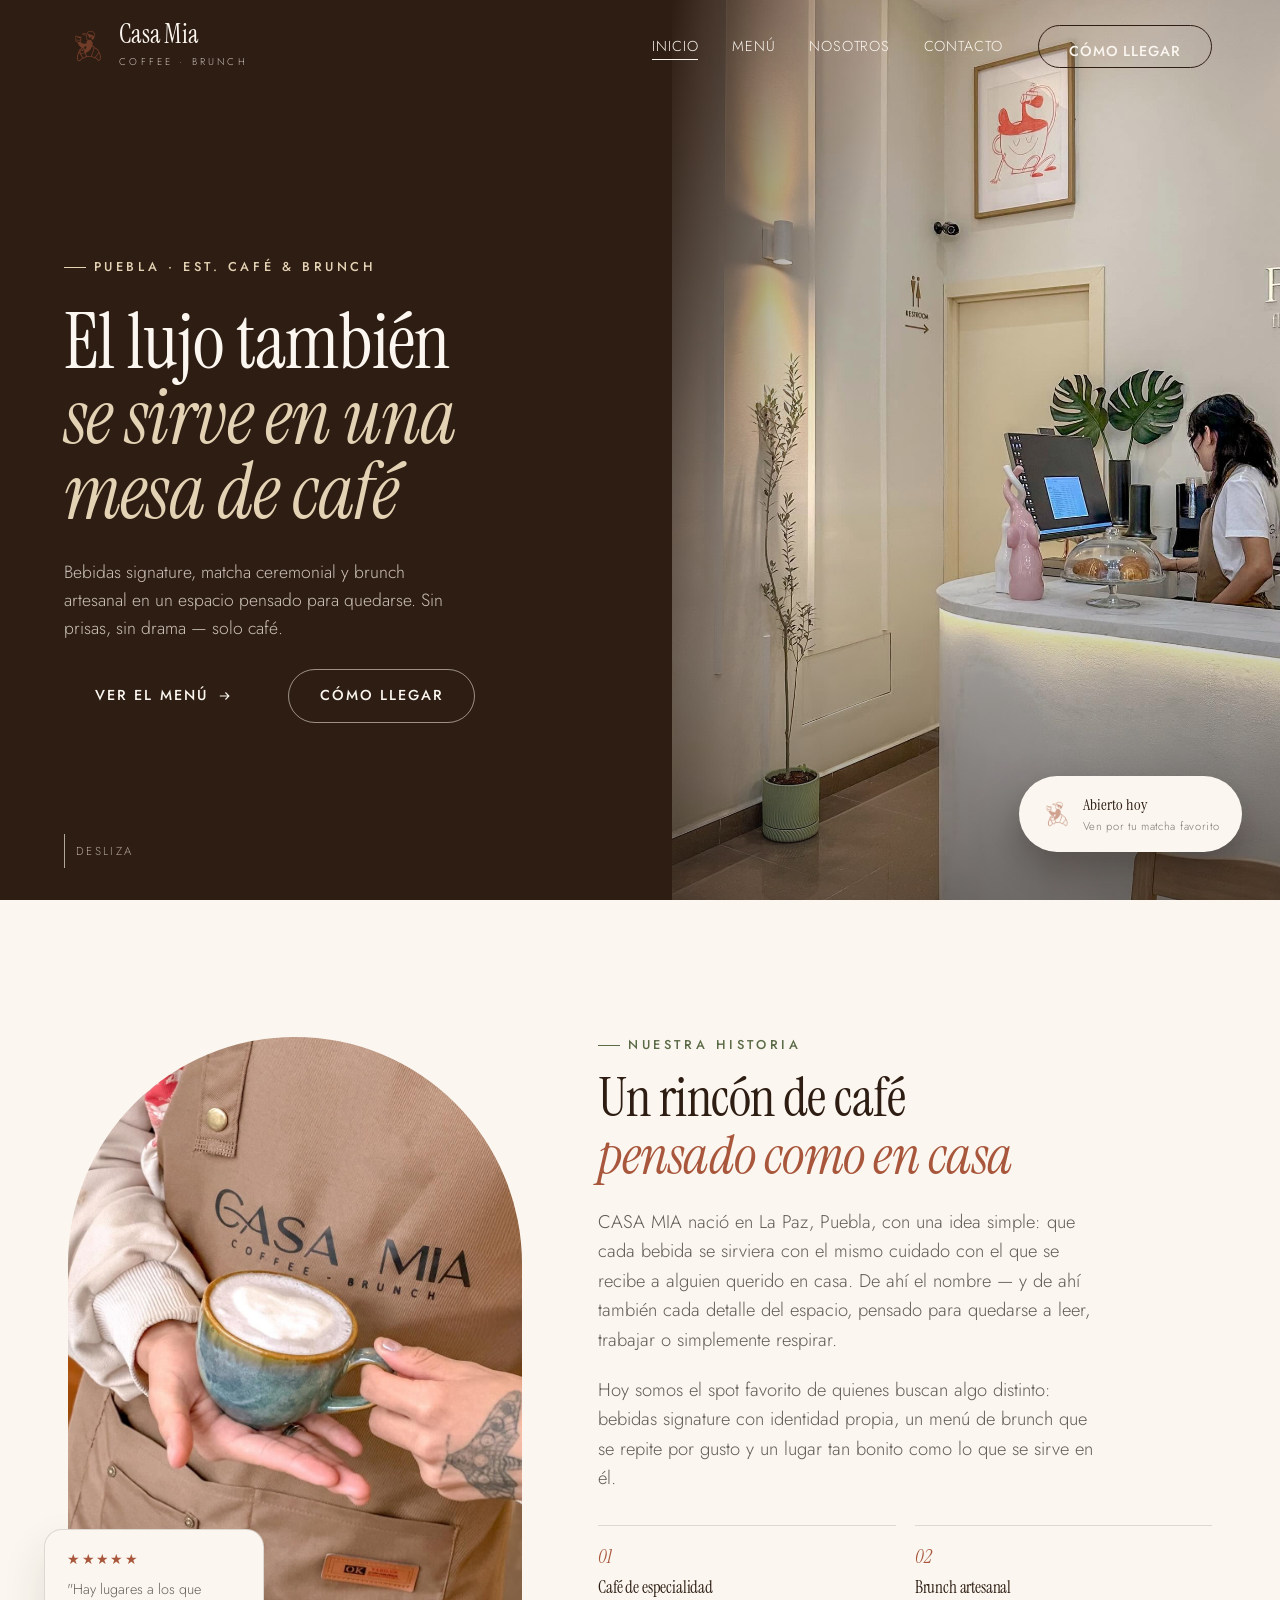
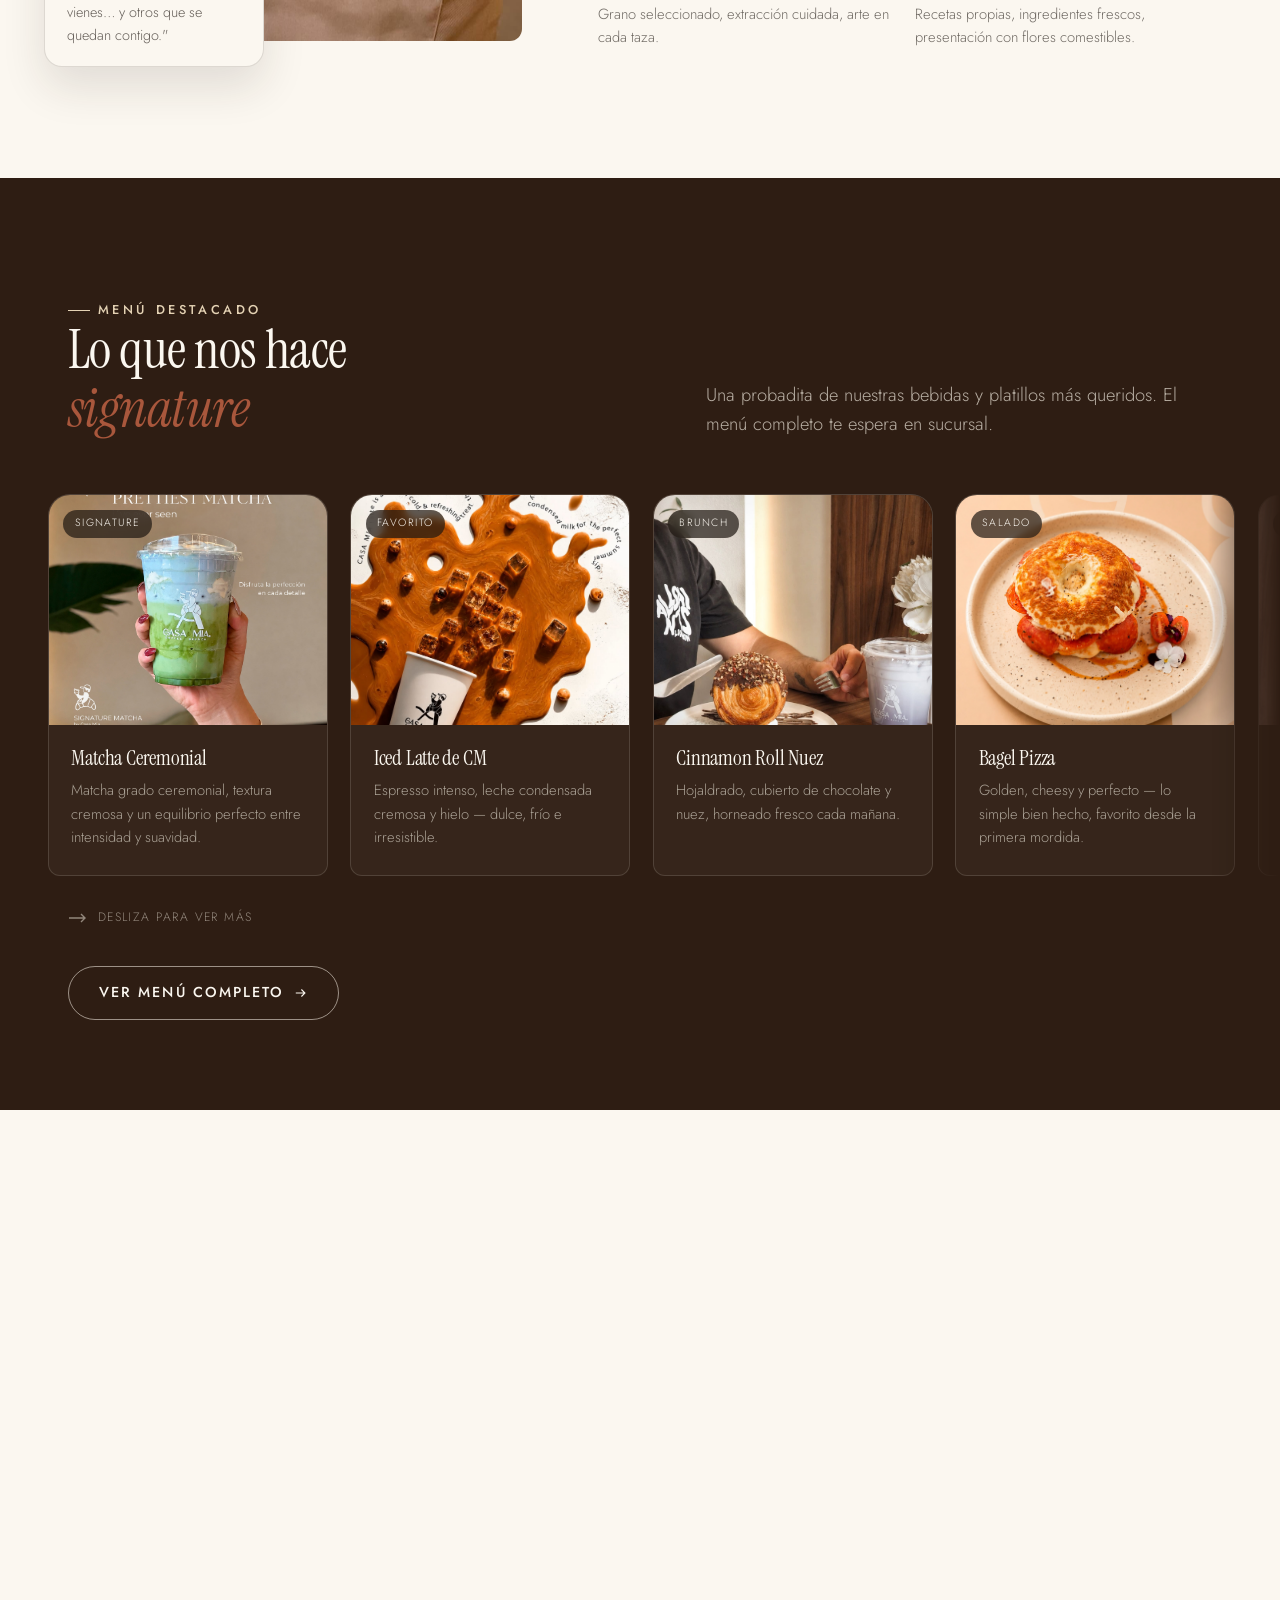
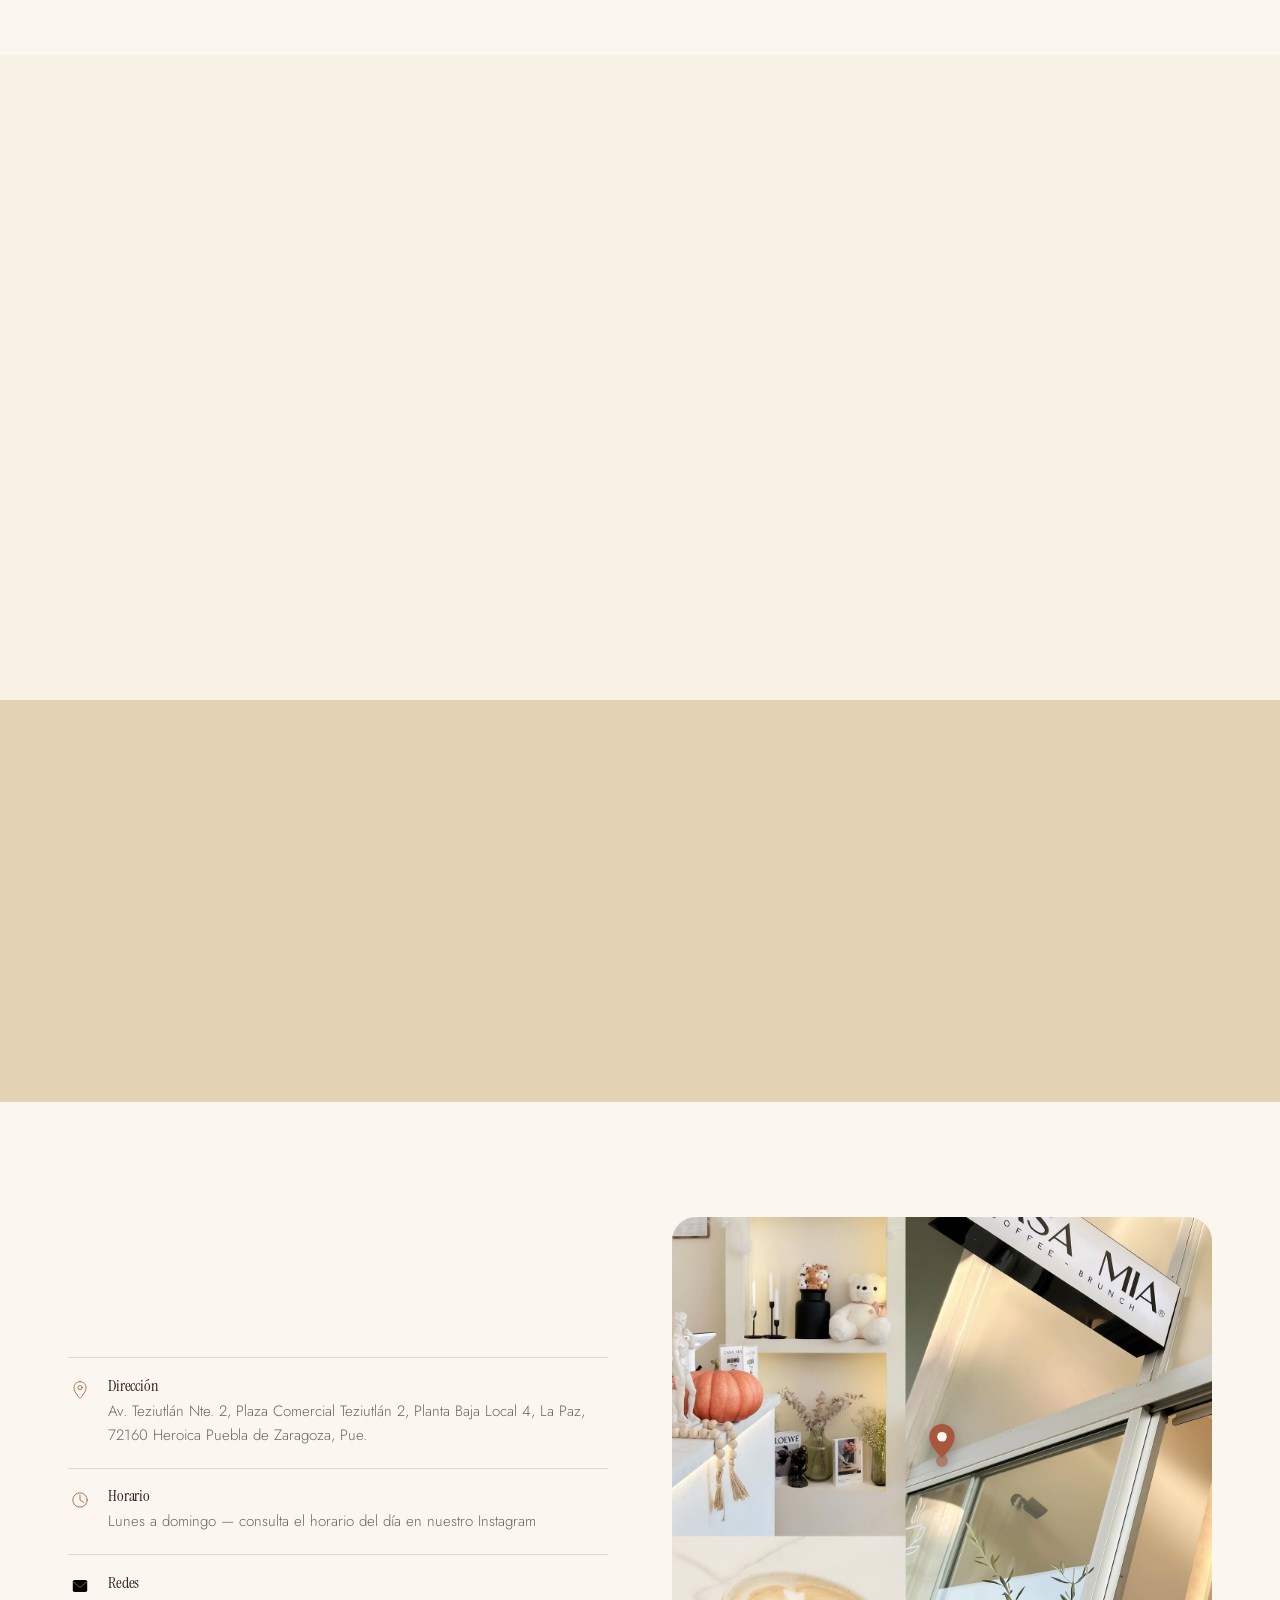
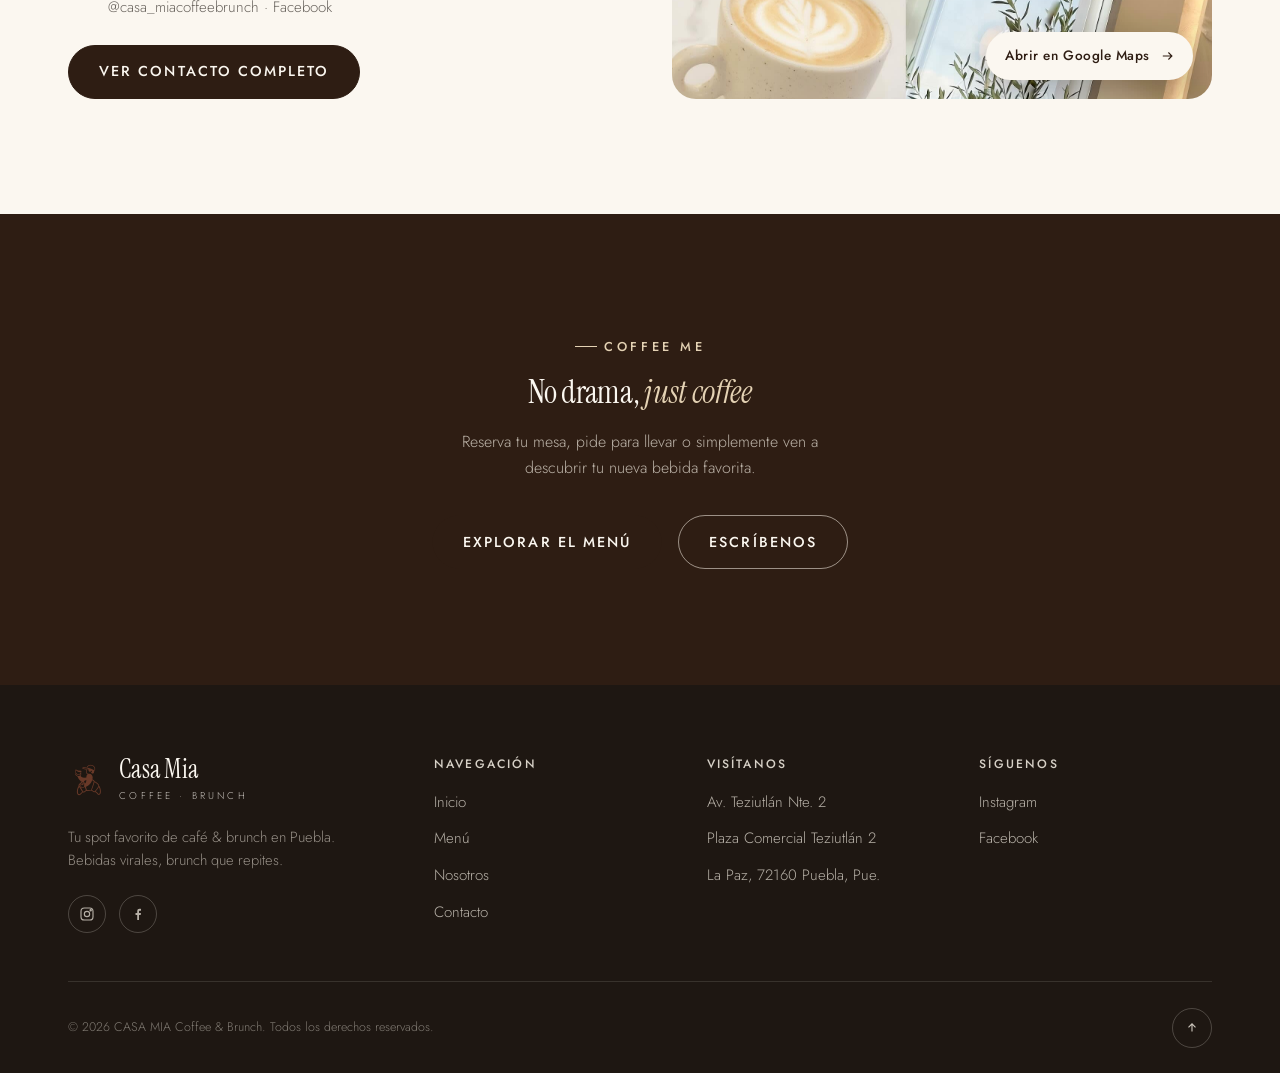
<file: index.html>
<!DOCTYPE html>
<html lang="es-MX">
<head>
<meta charset="UTF-8">
<meta name="viewport" content="width=device-width, initial-scale=1.0">
<title>CASA MIA Coffee &amp; Brunch — Café &amp; Brunch en Puebla</title>
<meta name="description" content="CASA MIA Coffee & Brunch. Tu spot favorito de café y brunch en Puebla: matcha ceremonial, iced lattes signature y brunch artesanal. Av. Teziutlán Nte. 2, La Paz.">
<link rel="icon" href="data:image/svg+xml,<svg xmlns=%22http://www.w3.org/2000/svg%22 viewBox=%220 0 40 40%22><rect width=%2240%22 height=%2240%22 rx=%2220%22 fill=%22%234A3324%22/><text x=%2220%22 y=%2226%22 font-size=%2218%22 text-anchor=%22middle%22 fill=%22%23F7F1E6%22 font-family=%22Georgia%22>M</text></svg>">
<link rel="preconnect" href="https://fonts.googleapis.com">
<link href="https://cdn.jsdelivr.net/npm/bootstrap@5.3.3/dist/css/bootstrap.min.css" rel="stylesheet">
<link rel="stylesheet" href="css/main.css">
<link rel="stylesheet" href="css/components.css">
<link rel="stylesheet" href="css/responsive.css">
</head>
<body>

<a class="visually-hidden-focusable" href="#contenido">Saltar al contenido</a>

<!-- ============ HEADER ============ -->
<header class="site-header">
  <div class="container">
    <a href="index.html" class="brand">
      <img class="brand-mark" src="assets/icons/logo-mascota.png" alt="" width="40" height="40">
      <span>
        <span class="brand-word">Casa Mia</span>
        <span class="brand-sub">Coffee · Brunch</span>
      </span>
    </a>

    <nav class="main-nav" aria-label="Navegación principal">
      <ul>
        <li><a href="index.html" class="is-active">Inicio</a></li>
        <li><a href="pages/menu.html">Menú</a></li>
        <li><a href="pages/nosotros.html">Nosotros</a></li>
        <li><a href="pages/contacto.html">Contacto</a></li>
      </ul>
      <a href="pages/contacto.html#ubicacion" class="btn btn-outline">Cómo llegar</a>
    </nav>

    <button class="nav-toggle" id="navToggle" aria-label="Abrir menú" aria-expanded="false" aria-controls="mobileNav">
      <span></span>
    </button>
  </div>
</header>

<nav class="mobile-nav" id="mobileNav" aria-label="Navegación móvil">
  <ul>
    <li><a href="index.html">Inicio</a></li>
    <li><a href="pages/menu.html">Menú</a></li>
    <li><a href="pages/nosotros.html">Nosotros</a></li>
    <li><a href="pages/contacto.html">Contacto</a></li>
  </ul>
  <div class="mobile-nav-foot">
    <span>Av. Teziutlán Nte. 2, La Paz, Puebla</span>
    <span>@casa_miacoffeebrunch</span>
  </div>
</nav>

<main id="contenido">

  <!-- ============ HERO ============ -->
  <section class="hero">
    <div class="hero-copy">
      <span class="eyebrow">Puebla · Est. café &amp; brunch</span>
      <h1 class="hero-title">El lujo también<em>se sirve en una mesa de café</em></h1>
      <p class="hero-desc">Bebidas signature, matcha ceremonial y brunch artesanal en un espacio pensado para quedarse. Sin prisas, sin drama — solo café.</p>
      <div class="hero-actions">
        <a href="pages/menu.html" class="btn btn-primary">Ver el menú
          <svg viewBox="0 0 20 20" fill="none" stroke="currentColor" stroke-width="1.6"><path d="M4 10h12M12 5l5 5-5 5"/></svg>
        </a>
        <a href="pages/contacto.html#ubicacion" class="btn btn-ghost-light">Cómo llegar</a>
      </div>
    </div>
    <div class="hero-visual">
      <img src="assets/images/recepcion-interior.jpg" alt="Interior de CASA MIA Coffee & Brunch, barra con planta de monstera y barista preparando café" loading="eager">
      <div class="hero-badge">
        <img class="brand-mark" src="assets/icons/logo-mascota.png" alt="" width="30" height="30">
        <span>
          <strong>Abierto hoy</strong>
          <small>Ven por tu matcha favorito</small>
        </span>
      </div>
    </div>
    <div class="hero-scroll">
      <span class="line"></span>
      Desliza
    </div>
  </section>

  <!-- ============ HISTORIA ============ -->
  <section class="split" id="historia">
    <div class="container">
      <div class="split-media" data-reveal>
        <div class="arch-frame">
          <img src="assets/images/retrato-barista.jpg" alt="Barista de CASA MIA sosteniendo una taza de cerámica artesanal con latte" loading="lazy">
        </div>
        <div class="floating-card">
          <span class="stars">★★★★★</span>
          <p>"Hay lugares a los que vienes… y otros que se quedan contigo."</p>
        </div>
      </div>
      <div class="split-copy">
        <span class="eyebrow" data-reveal>Nuestra historia</span>
        <h2 class="section-title" data-reveal data-reveal-delay="1">Un rincón de café<br><em>pensado como en casa</em></h2>
        <p class="lede" data-reveal data-reveal-delay="2">CASA MIA nació en La Paz, Puebla, con una idea simple: que cada bebida se sirviera con el mismo cuidado con el que se recibe a alguien querido en casa. De ahí el nombre — y de ahí también cada detalle del espacio, pensado para quedarse a leer, trabajar o simplemente respirar.</p>
        <p class="lede" data-reveal data-reveal-delay="3">Hoy somos el spot favorito de quienes buscan algo distinto: bebidas signature con identidad propia, un menú de brunch que se repite por gusto y un lugar tan bonito como lo que se sirve en él.</p>
        <div class="pillars" data-reveal data-reveal-delay="4">
          <div class="pillar"><span class="num">01</span><h4>Café de especialidad</h4><p>Grano seleccionado, extracción cuidada, arte en cada taza.</p></div>
          <div class="pillar"><span class="num">02</span><h4>Brunch artesanal</h4><p>Recetas propias, ingredientes frescos, presentación con flores comestibles.</p></div>
        </div>
      </div>
    </div>
  </section>

  <!-- ============ MENÚ DESTACADO ============ -->
  <section class="menu-board" id="menu-destacado">
    <div class="container">
      <div class="menu-board-head">
        <div>
          <span class="eyebrow" data-reveal>Menú destacado</span>
          <h2 class="section-title" data-reveal data-reveal-delay="1">Lo que nos hace<br><em>signature</em></h2>
        </div>
        <p class="lede" data-reveal data-reveal-delay="2">Una probadita de nuestras bebidas y platillos más queridos. El menú completo te espera en sucursal.</p>
      </div>
    </div>

    <div class="menu-scroll" data-drag-scroll data-reveal="fade">
      <article class="menu-card">
        <div class="menu-card-media"><span class="menu-card-tag">Signature</span><img src="assets/images/post-matcha.jpg" alt="Matcha ceremonial CASA MIA en degradado azul y verde" loading="lazy"></div>
        <div class="menu-card-body"><h3>Matcha Ceremonial</h3><p>Matcha grado ceremonial, textura cremosa y un equilibrio perfecto entre intensidad y suavidad.</p></div>
      </article>
      <article class="menu-card">
        <div class="menu-card-media"><span class="menu-card-tag">Favorito</span><img src="assets/images/post-latte-caramel.jpg" alt="Latte con caramelo y leche condensada de CASA MIA" loading="lazy"></div>
        <div class="menu-card-body"><h3>Iced Latte de CM</h3><p>Espresso intenso, leche condensada cremosa y hielo — dulce, frío e irresistible.</p></div>
      </article>
      <article class="menu-card">
        <div class="menu-card-media"><span class="menu-card-tag">Brunch</span><img src="assets/images/mesa-brunch.jpg" alt="Rol de canela con nuez y chocolate acompañado de café helado" loading="lazy"></div>
        <div class="menu-card-body"><h3>Cinnamon Roll Nuez</h3><p>Hojaldrado, cubierto de chocolate y nuez, horneado fresco cada mañana.</p></div>
      </article>
      <article class="menu-card">
        <div class="menu-card-media"><span class="menu-card-tag">Salado</span><img src="assets/images/bagel-pizza.jpg" alt="Bagel pizza con pepperoni y queso gratinado" loading="lazy"></div>
        <div class="menu-card-body"><h3>Bagel Pizza</h3><p>Golden, cheesy y perfecto — lo simple bien hecho, favorito desde la primera mordida.</p></div>
      </article>
      <article class="menu-card">
        <div class="menu-card-media"><span class="menu-card-tag">Panadería</span><img src="assets/images/concha-vainilla.jpg" alt="Concha de vainilla, pan de la casa CASA MIA" loading="lazy"></div>
        <div class="menu-card-body"><h3>Concha de Vainilla</h3><p>Nuestro pan de la casa, horneado artesanalmente y servido con flores comestibles.</p></div>
      </article>
    </div>

    <div class="container">
      <div class="menu-scroll-hint" data-reveal="fade">
        <svg viewBox="0 0 20 10" fill="none" stroke="currentColor" stroke-width="1.4"><path d="M1 5h16M13 1l4 4-4 4"/></svg>
        Desliza para ver más
      </div>
      <div style="margin-top:2.4rem;">
        <a href="pages/menu.html" class="btn btn-ghost-light">Ver menú completo
          <svg viewBox="0 0 20 20" fill="none" stroke="currentColor" stroke-width="1.6"><path d="M4 10h12M12 5l5 5-5 5"/></svg>
        </a>
      </div>
    </div>
  </section>

  <!-- ============ MOMENTOS ============ -->
  <section class="moments" id="experiencia">
    <div class="container">
      <div class="experience-head">
        <span class="eyebrow" data-reveal>La experiencia CASA MIA</span>
        <h2 class="section-title" data-reveal data-reveal-delay="1">Más que una bebida,<br><em>una pausa con estilo</em></h2>
      </div>

      <article class="moment" data-reveal>
        <div class="moment-media"><div class="arch-frame"><img src="assets/images/detalle-interior.jpg" alt="Detalle del interior de CASA MIA con arte y plantas" loading="lazy"></div></div>
        <div class="moment-copy">
          <span class="moment-num">01</span>
          <h3>Spots instagrameables</h3>
          <p>Arcos, luz cálida y rincones pensados para tu próxima foto favorita — cada esquina del espacio se diseñó para quedarse en cámara tanto como en la memoria.</p>
        </div>
      </article>

      <article class="moment is-reverse" data-reveal data-reveal-delay="1">
        <div class="moment-media"><div class="arch-frame"><img src="assets/images/post-baking-matcha.jpg" alt="Preparación de matcha ceremonial con batidor de bambú" loading="lazy"></div></div>
        <div class="moment-copy">
          <span class="moment-num">02</span>
          <h3>Matcha ceremonial</h3>
          <p>Batidor de bambú, grado ceremonial y una textura cremosa que equilibra intensidad y suavidad en cada taza.</p>
        </div>
      </article>

      <article class="moment" data-reveal data-reveal-delay="2">
        <div class="moment-media"><div class="arch-frame"><img src="assets/images/post-little-bear.jpg" alt="Little Bear topper sobre una bebida CASA MIA" loading="lazy"></div></div>
        <div class="moment-copy">
          <span class="moment-num">03</span>
          <h3>Little Bear topper</h3>
          <p>Agrégalo a cualquier bebida — el detalle más tierno del menú, y el que más se repite en fotos.</p>
        </div>
      </article>

      <article class="moment is-reverse" data-reveal data-reveal-delay="3">
        <div class="moment-media"><div class="arch-frame"><img src="assets/images/bandeja-panaderia.jpg" alt="Bandeja de panadería artesanal recién horneada en CASA MIA" loading="lazy"></div></div>
        <div class="moment-copy">
          <span class="moment-num">04</span>
          <h3>Panadería artesanal</h3>
          <p>Horneado fresco cada mañana: conchas, croissants y lo que vaya saliendo del horno ese día.</p>
        </div>
      </article>
    </div>
  </section>

  <!-- ============ INSTAGRAM / SOCIAL ============ -->
  <section class="social-wall" id="instagram">
    <div class="container">
      <div class="social-head">
        <div>
          <span class="eyebrow" data-reveal>@casa_miacoffeebrunch</span>
          <h2 class="section-title" data-reveal data-reveal-delay="1">Síguenos <em>en Instagram</em></h2>
        </div>
        <a href="https://www.instagram.com/casa_miacoffeebrunch/" target="_blank" rel="noopener" class="btn btn-outline" data-reveal data-reveal-delay="2">Ver perfil
          <svg viewBox="0 0 20 20" fill="none" stroke="currentColor" stroke-width="1.6"><path d="M4 10h12M12 5l5 5-5 5"/></svg>
        </a>
      </div>
    </div>
    <div class="social-scroll" data-drag-scroll data-reveal="fade">
      <a class="social-tile" href="https://www.instagram.com/casa_miacoffeebrunch/" target="_blank" rel="noopener">
        <img src="assets/images/post-matcha.jpg" alt="Publicación de Instagram: la matcha más bonita" loading="lazy">
        <span class="ig-icon"><svg viewBox="0 0 24 24" fill="none" stroke="currentColor" stroke-width="2"><rect x="3" y="3" width="18" height="18" rx="5"/><circle cx="12" cy="12" r="4"/><circle cx="17.5" cy="6.5" r="1"/></svg></span>
      </a>
      <a class="social-tile" href="https://www.instagram.com/casa_miacoffeebrunch/" target="_blank" rel="noopener">
        <img src="assets/images/post-red-velvet.jpg" alt="Publicación de Instagram: red velvet con frutos rojos" loading="lazy">
        <span class="ig-icon"><svg viewBox="0 0 24 24" fill="none" stroke="currentColor" stroke-width="2"><rect x="3" y="3" width="18" height="18" rx="5"/><circle cx="12" cy="12" r="4"/><circle cx="17.5" cy="6.5" r="1"/></svg></span>
      </a>
      <a class="social-tile" href="https://www.instagram.com/casa_miacoffeebrunch/" target="_blank" rel="noopener">
        <img src="assets/images/post-little-bear.jpg" alt="Publicación de Instagram: little bear top" loading="lazy">
        <span class="ig-icon"><svg viewBox="0 0 24 24" fill="none" stroke="currentColor" stroke-width="2"><rect x="3" y="3" width="18" height="18" rx="5"/><circle cx="12" cy="12" r="4"/><circle cx="17.5" cy="6.5" r="1"/></svg></span>
      </a>
      <a class="social-tile" href="https://www.instagram.com/casa_miacoffeebrunch/" target="_blank" rel="noopener">
        <img src="assets/images/post-baking-matcha.jpg" alt="Publicación de Instagram: baking y matcha ceremonial" loading="lazy">
        <span class="ig-icon"><svg viewBox="0 0 24 24" fill="none" stroke="currentColor" stroke-width="2"><rect x="3" y="3" width="18" height="18" rx="5"/><circle cx="12" cy="12" r="4"/><circle cx="17.5" cy="6.5" r="1"/></svg></span>
      </a>
      <a class="social-tile" href="https://www.instagram.com/casa_miacoffeebrunch/" target="_blank" rel="noopener">
        <img src="assets/images/post-bebidas-favoritas.jpg" alt="Publicación de Instagram: nuestras bebidas favoritas" loading="lazy">
        <span class="ig-icon"><svg viewBox="0 0 24 24" fill="none" stroke="currentColor" stroke-width="2"><rect x="3" y="3" width="18" height="18" rx="5"/><circle cx="12" cy="12" r="4"/><circle cx="17.5" cy="6.5" r="1"/></svg></span>
      </a>
      <a class="social-tile" href="https://www.instagram.com/casa_miacoffeebrunch/" target="_blank" rel="noopener">
        <img src="assets/images/lectura-cafe.jpg" alt="Cliente leyendo con un café CASA MIA en la mesa" loading="lazy">
        <span class="ig-icon"><svg viewBox="0 0 24 24" fill="none" stroke="currentColor" stroke-width="2"><rect x="3" y="3" width="18" height="18" rx="5"/><circle cx="12" cy="12" r="4"/><circle cx="17.5" cy="6.5" r="1"/></svg></span>
      </a>
    </div>
  </section>

  <!-- ============ TESTIMONIO ============ -->
  <section class="testimonial">
    <div class="container">
      <blockquote data-reveal>"No es solo café, es experiencia" — así nos describen quienes ya nos visitaron. <br>+1,500 personas ya lo aman, y seguimos creciendo.</blockquote>
      <cite data-reveal data-reveal-delay="1">La Paz, Heroica Puebla de Zaragoza</cite>
    </div>
  </section>

  <!-- ============ UBICACIÓN ============ -->
  <section class="location" id="ubicacion">
    <div class="container">
      <div class="location-info">
        <span class="eyebrow" data-reveal>Visítanos</span>
        <h2 class="section-title" data-reveal data-reveal-delay="1">Te esperamos <em>hoy mismo</em></h2>
        <div class="location-list" data-reveal data-reveal-delay="2">
          <div class="location-row">
            <svg class="mascot-mark" viewBox="0 0 40 40" aria-hidden="true"><path d="M20 6c-6 0-10 4.6-10 10.5C10 24 20 34 20 34s10-10 10-17.5C30 10.6 26 6 20 6z"/><circle cx="20" cy="16" r="3.5"/></svg>
            <div><h4>Dirección</h4><p>Av. Teziutlán Nte. 2, Plaza Comercial Teziutlán 2, Planta Baja Local 4, La Paz, 72160 Heroica Puebla de Zaragoza, Pue.</p></div>
          </div>
          <div class="location-row">
            <svg class="mascot-mark" viewBox="0 0 40 40" aria-hidden="true"><circle cx="20" cy="20" r="12"/><path d="M20 12v8l6 4"/></svg>
            <div><h4>Horario</h4><p>Lunes a domingo — consulta el horario del día en nuestro Instagram</p></div>
          </div>
          <div class="location-row">
            <svg class="mascot-mark" viewBox="0 0 40 40" aria-hidden="true"><rect x="8" y="10" width="24" height="20" rx="3"/><path d="M8 13l12 9 12-9"/></svg>
            <div><h4>Redes</h4><p><a href="https://www.instagram.com/casa_miacoffeebrunch/" target="_blank" rel="noopener">@casa_miacoffeebrunch</a> · <a href="https://www.facebook.com/casamiacoffeebrunch" target="_blank" rel="noopener">Facebook</a></p></div>
          </div>
        </div>
        <a href="pages/contacto.html" class="btn btn-primary" data-reveal data-reveal-delay="3" style="align-self:flex-start;">Ver contacto completo</a>
      </div>
      <div class="location-visual" data-reveal>
        <img src="assets/images/fachada-letrero.jpg" alt="Fachada y letrero de CASA MIA Coffee & Brunch en La Paz, Puebla" loading="lazy">
        <span class="map-pin map-pin-on-photo" aria-hidden="true">
          <span class="map-pin-ring"></span>
          <svg viewBox="0 0 24 32"><path d="M12 0C5.4 0 0 5.4 0 12c0 9 12 20 12 20s12-11 12-20C24 5.4 18.6 0 12 0Z" fill="currentColor"/><circle cx="12" cy="12" r="4.5" fill="var(--cm-cream-soft)"/></svg>
        </span>
        <a class="location-map-link" href="https://maps.app.goo.gl/iVVddVvqJ2xZdtxQ6" target="_blank" rel="noopener">
          Abrir en Google Maps
          <svg viewBox="0 0 20 20" fill="none" stroke="currentColor" stroke-width="1.6"><path d="M4 10h12M12 5l5 5-5 5"/></svg>
        </a>
      </div>
    </div>
  </section>

  <!-- ============ CTA FINAL ============ -->
  <section class="cta-final">
    <div class="container">
      <span class="eyebrow" data-reveal>Coffee Me</span>
      <h2 data-reveal data-reveal-delay="1">No drama, <em style="color:var(--cm-latte-soft); font-style:italic;">just coffee</em></h2>
      <p data-reveal data-reveal-delay="2">Reserva tu mesa, pide para llevar o simplemente ven a descubrir tu nueva bebida favorita.</p>
      <div class="cta-actions" data-reveal data-reveal-delay="3">
        <a href="pages/menu.html" class="btn btn-primary">Explorar el menú</a>
        <a href="pages/contacto.html" class="btn btn-ghost-light">Escríbenos</a>
      </div>
    </div>
  </section>

</main>

<!-- ============ FOOTER ============ -->
<footer class="site-footer">
  <div class="container">
    <div class="footer-top">
      <div class="footer-brand">
        <a href="index.html" class="brand">
          <img class="brand-mark" src="assets/icons/logo-mascota.png" alt="" width="40" height="40">
          <span><span class="brand-word">Casa Mia</span><span class="brand-sub">Coffee · Brunch</span></span>
        </a>
        <p>Tu spot favorito de café &amp; brunch en Puebla. Bebidas virales, brunch que repites.</p>
        <div class="footer-social">
          <a href="https://www.instagram.com/casa_miacoffeebrunch/" target="_blank" rel="noopener" aria-label="Instagram"><svg viewBox="0 0 24 24" fill="none" stroke="currentColor" stroke-width="1.7"><rect x="3" y="3" width="18" height="18" rx="5"/><circle cx="12" cy="12" r="4"/><circle cx="17.5" cy="6.5" r="1"/></svg></a>
          <a href="https://www.facebook.com/casamiacoffeebrunch" target="_blank" rel="noopener" aria-label="Facebook"><svg viewBox="0 0 24 24" fill="currentColor"><path d="M13.5 21v-7.6h2.55l.38-2.96h-2.93v-1.9c0-.86.24-1.44 1.47-1.44h1.56V4.42C16.2 4.35 15.35 4.3 14.35 4.3c-2.1 0-3.53 1.28-3.53 3.63v2.51H8.27v2.96h2.55V21z"/></svg></a>
        </div>
      </div>
      <div class="footer-col">
        <h5>Navegación</h5>
        <ul>
          <li><a href="index.html">Inicio</a></li>
          <li><a href="pages/menu.html">Menú</a></li>
          <li><a href="pages/nosotros.html">Nosotros</a></li>
          <li><a href="pages/contacto.html">Contacto</a></li>
        </ul>
      </div>
      <div class="footer-col is-hide-tablet">
        <h5>Visítanos</h5>
        <ul>
          <li><span>Av. Teziutlán Nte. 2</span></li>
          <li><span>Plaza Comercial Teziutlán 2</span></li>
          <li><span>La Paz, 72160 Puebla, Pue.</span></li>
        </ul>
      </div>
      <div class="footer-col">
        <h5>Síguenos</h5>
        <ul>
          <li><a href="https://www.instagram.com/casa_miacoffeebrunch/" target="_blank" rel="noopener">Instagram</a></li>
          <li><a href="https://www.facebook.com/casamiacoffeebrunch" target="_blank" rel="noopener">Facebook</a></li>
        </ul>
      </div>
    </div>
    <div class="footer-bottom">
      <span>© <span id="currentYear"></span> CASA MIA Coffee &amp; Brunch. Todos los derechos reservados.</span>
      <a href="#top" class="back-to-top" aria-label="Volver arriba"><svg viewBox="0 0 20 20" fill="none" stroke="currentColor" stroke-width="1.6"><path d="M10 15V5M5 9l5-5 5 5"/></svg></a>
    </div>
  </div>
</footer>

<script src="https://cdn.jsdelivr.net/npm/bootstrap@5.3.3/dist/js/bootstrap.bundle.min.js"></script>
<script src="js/main.js"></script>
<script src="js/animations.js"></script>
<script src="js/components.js"></script>
</body>
</html>
</file>
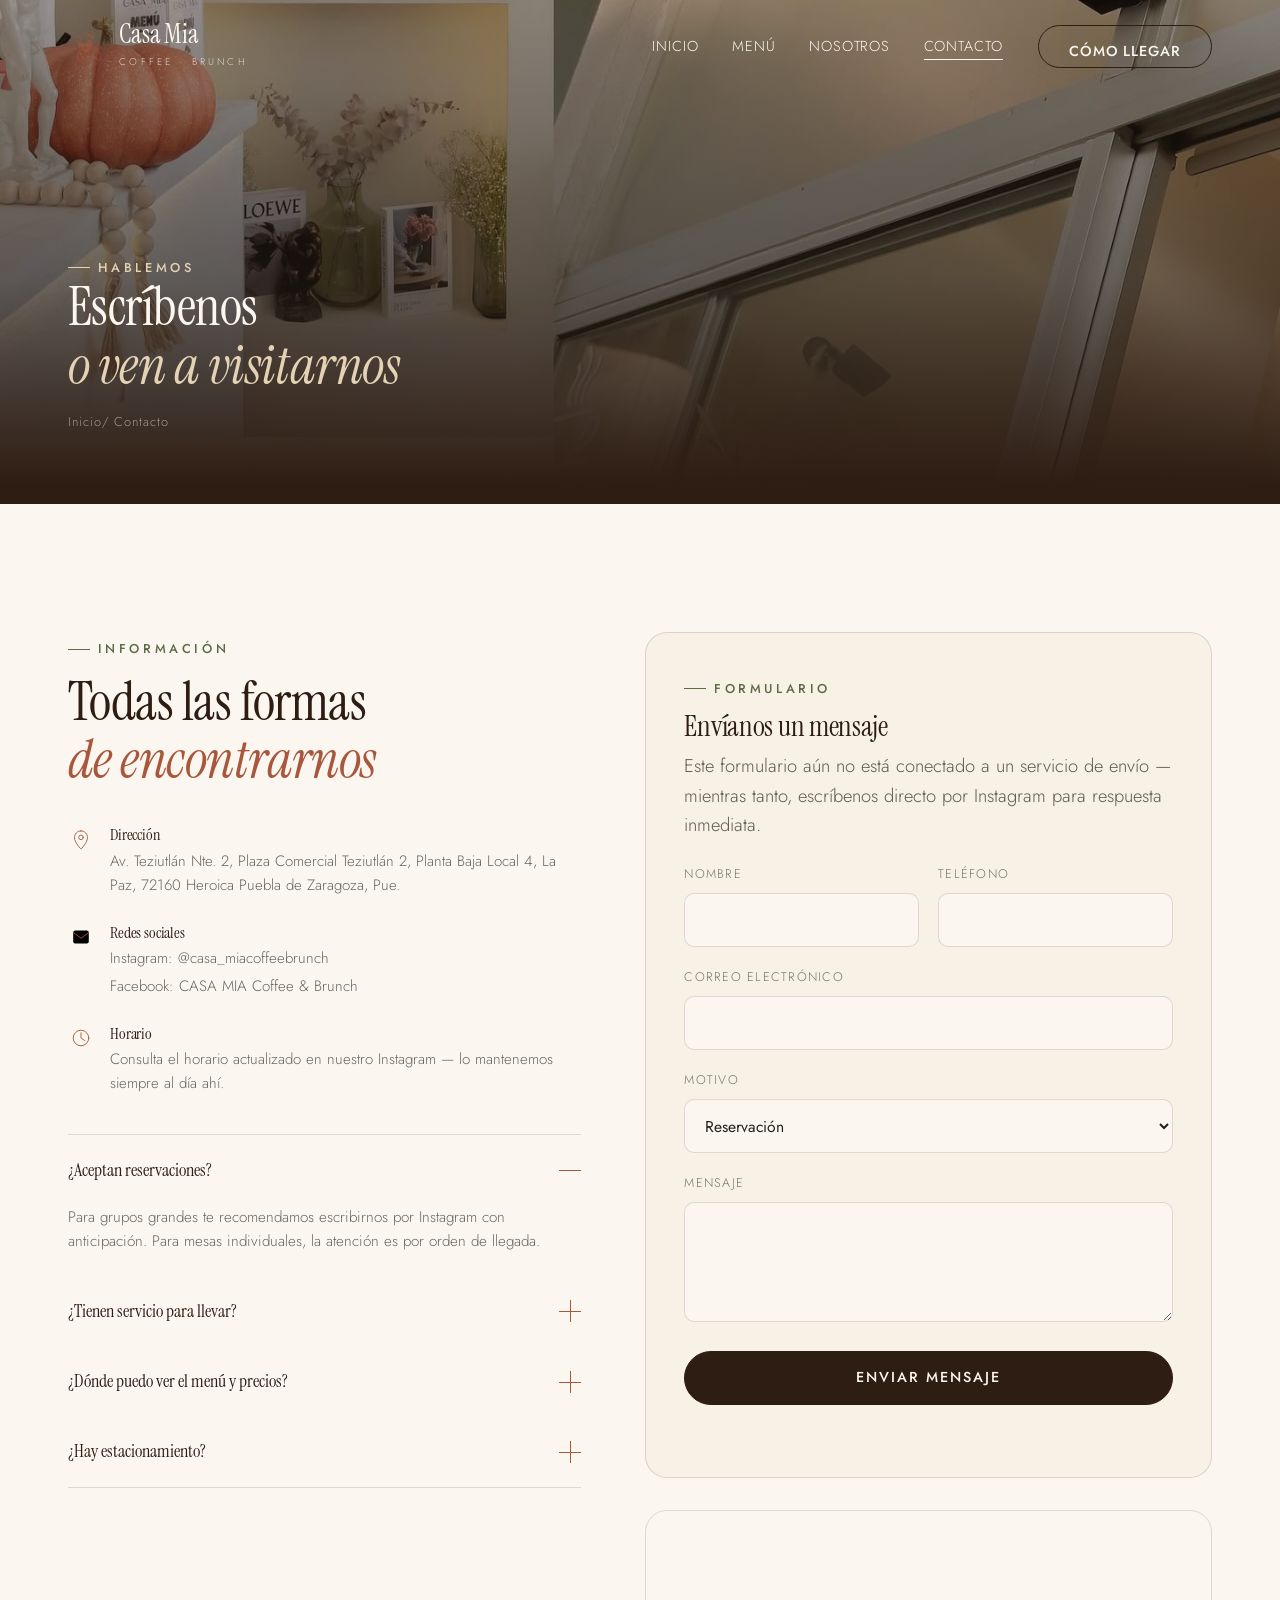
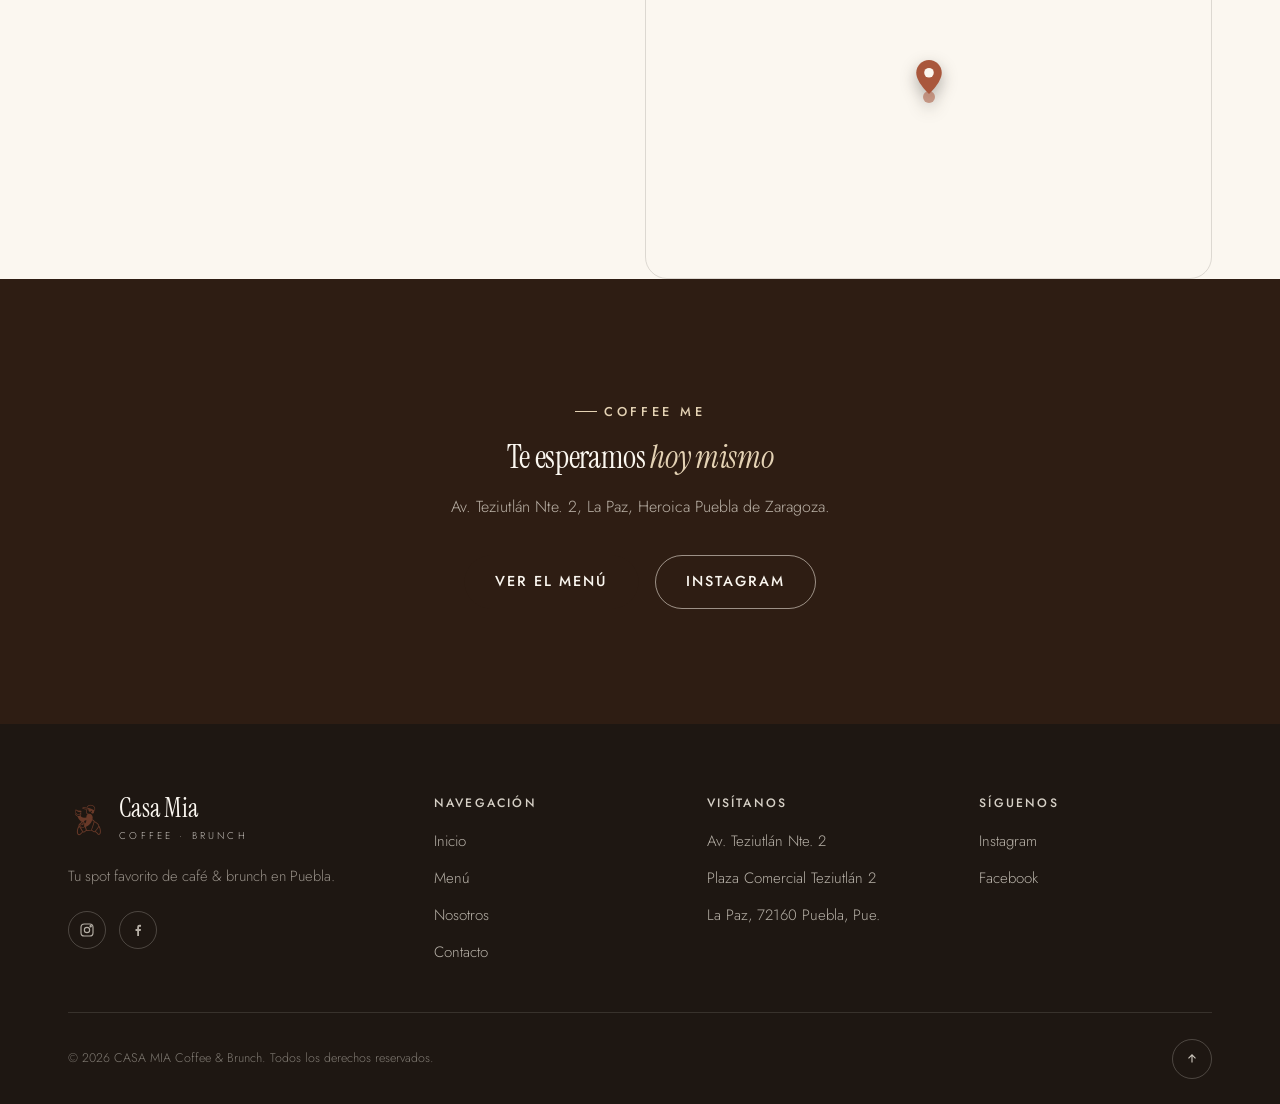
<file: pages/contacto.html>
<!DOCTYPE html>
<html lang="es-MX">
<head>
<meta charset="UTF-8">
<meta name="viewport" content="width=device-width, initial-scale=1.0">
<title>Contacto — CASA MIA Coffee & Brunch</title>
<meta name="description" content="Visítanos en Av. Teziutlán Nte. 2, La Paz, Puebla. Escríbenos o síguenos en Instagram y Facebook — CASA MIA Coffee & Brunch.">
<link rel="icon" href="data:image/svg+xml,<svg xmlns=%22http://www.w3.org/2000/svg%22 viewBox=%220 0 40 40%22><rect width=%2240%22 height=%2240%22 rx=%2220%22 fill=%22%234A3324%22/><text x=%2220%22 y=%2226%22 font-size=%2218%22 text-anchor=%22middle%22 fill=%22%23F7F1E6%22 font-family=%22Georgia%22>M</text></svg>">
<link rel="preconnect" href="https://fonts.googleapis.com">
<link href="https://cdn.jsdelivr.net/npm/bootstrap@5.3.3/dist/css/bootstrap.min.css" rel="stylesheet">
<link rel="stylesheet" href="../css/main.css">
<link rel="stylesheet" href="../css/components.css">
<link rel="stylesheet" href="../css/responsive.css">
</head>
<body>

<a class="visually-hidden-focusable" href="#contenido">Saltar al contenido</a>

<header class="site-header">
  <div class="container">
    <a href="../index.html" class="brand">
      <img class="brand-mark" src="../assets/icons/logo-mascota.png" alt="" width="40" height="40">
      <span><span class="brand-word">Casa Mia</span><span class="brand-sub">Coffee · Brunch</span></span>
    </a>
    <nav class="main-nav" aria-label="Navegación principal">
      <ul>
        <li><a href="../index.html">Inicio</a></li>
        <li><a href="menu.html">Menú</a></li>
        <li><a href="nosotros.html">Nosotros</a></li>
        <li><a href="contacto.html" class="is-active">Contacto</a></li>
      </ul>
      <a href="contacto.html#ubicacion" class="btn btn-outline">Cómo llegar</a>
    </nav>
    <button class="nav-toggle" id="navToggle" aria-label="Abrir menú" aria-expanded="false" aria-controls="mobileNav"><span></span></button>
  </div>
</header>

<nav class="mobile-nav" id="mobileNav" aria-label="Navegación móvil">
  <ul>
    <li><a href="../index.html">Inicio</a></li>
    <li><a href="menu.html">Menú</a></li>
    <li><a href="nosotros.html">Nosotros</a></li>
    <li><a href="contacto.html">Contacto</a></li>
  </ul>
  <div class="mobile-nav-foot">
    <span>Av. Teziutlán Nte. 2, La Paz, Puebla</span>
    <span>@casa_miacoffeebrunch</span>
  </div>
</nav>

<main id="contenido">

  <section class="page-hero">
    <img src="../assets/images/fachada-letrero.jpg" alt="Letrero de fachada CASA MIA Coffee Brunch" loading="eager">
    <div class="container">
      <span class="eyebrow">Hablemos</span>
      <h1 class="section-title" style="color:var(--cm-cream-soft);">Escríbenos<br><em style="color:var(--cm-latte-soft);">o ven a visitarnos</em></h1>
      <p class="breadcrumb"><a href="../index.html">Inicio</a> / Contacto</p>
    </div>
  </section>

  <section class="contact-section">
    <div class="container">
      <div class="contact-layout">
        <div data-reveal>
          <span class="eyebrow">Información</span>
          <h2 class="section-title" style="margin-top:.8rem;">Todas las formas<br><em>de encontrarnos</em></h2>
          <div class="contact-info-list" style="margin-top:2.2rem;">
            <div class="contact-info-row">
              <svg class="mascot-mark" viewBox="0 0 40 40" aria-hidden="true"><path d="M20 6c-6 0-10 4.6-10 10.5C10 24 20 34 20 34s10-10 10-17.5C30 10.6 26 6 20 6z"/><circle cx="20" cy="16" r="3.5"/></svg>
              <div><h4>Dirección</h4><p>Av. Teziutlán Nte. 2, Plaza Comercial Teziutlán 2, Planta Baja Local 4, La Paz, 72160 Heroica Puebla de Zaragoza, Pue.</p></div>
            </div>
            <div class="contact-info-row">
              <svg class="mascot-mark" viewBox="0 0 40 40" aria-hidden="true"><rect x="8" y="10" width="24" height="20" rx="3"/><path d="M8 13l12 9 12-9"/></svg>
              <div><h4>Redes sociales</h4><p><a href="https://www.instagram.com/casa_miacoffeebrunch/" target="_blank" rel="noopener">Instagram: @casa_miacoffeebrunch</a></p><p><a href="https://www.facebook.com/casamiacoffeebrunch" target="_blank" rel="noopener">Facebook: CASA MIA Coffee &amp; Brunch</a></p></div>
            </div>
            <div class="contact-info-row">
              <svg class="mascot-mark" viewBox="0 0 40 40" aria-hidden="true"><circle cx="20" cy="20" r="12"/><path d="M20 12v8l6 4"/></svg>
              <div><h4>Horario</h4><p>Consulta el horario actualizado en nuestro Instagram — lo mantenemos siempre al día ahí.</p></div>
            </div>
          </div>

          <div style="margin-top:2.4rem;">
            <div data-accordion>
              <div class="accordion-item is-open">
                <button class="accordion-trigger">¿Aceptan reservaciones?<span class="plus"></span></button>
                <div class="accordion-panel"><div class="accordion-panel-inner">Para grupos grandes te recomendamos escribirnos por Instagram con anticipación. Para mesas individuales, la atención es por orden de llegada.</div></div>
              </div>
              <div class="accordion-item">
                <button class="accordion-trigger">¿Tienen servicio para llevar?<span class="plus"></span></button>
                <div class="accordion-panel"><div class="accordion-panel-inner">Sí, todas nuestras bebidas y panadería están disponibles para llevar.</div></div>
              </div>
              <div class="accordion-item">
                <button class="accordion-trigger">¿Dónde puedo ver el menú y precios?<span class="plus"></span></button>
                <div class="accordion-panel"><div class="accordion-panel-inner">Puedes ver nuestro menú destacado en este sitio; los precios vigentes se publican en sucursal y en nuestro Instagram.</div></div>
              </div>
              <div class="accordion-item">
                <button class="accordion-trigger">¿Hay estacionamiento?<span class="plus"></span></button>
                <div class="accordion-panel"><div class="accordion-panel-inner">Estamos dentro de la Plaza Comercial Teziutlán 2, que cuenta con área de estacionamiento para visitantes.</div></div>
              </div>
            </div>
          </div>
        </div>

        <div data-reveal data-reveal-delay="1">
          <div class="contact-card">
            <span class="eyebrow">Formulario</span>
            <h2 style="font-family:var(--font-display); font-size:1.8rem; margin-top:.6rem; font-weight:400;">Envíanos un mensaje</h2>
            <p class="lede" style="margin-top:.5rem; margin-bottom:1.6rem;">Este formulario aún no está conectado a un servicio de envío — mientras tanto, escríbenos directo por Instagram para respuesta inmediata.</p>
            <form id="contactForm" novalidate>
              <div class="form-row">
                <div class="form-field">
                  <label for="nombre">Nombre</label>
                  <input type="text" id="nombre" name="nombre" required>
                </div>
                <div class="form-field">
                  <label for="telefono">Teléfono</label>
                  <input type="tel" id="telefono" name="telefono">
                </div>
              </div>
              <div class="form-field">
                <label for="correo">Correo electrónico</label>
                <input type="email" id="correo" name="correo" required>
              </div>
              <div class="form-field">
                <label for="motivo">Motivo</label>
                <select id="motivo" name="motivo">
                  <option>Reservación</option>
                  <option>Eventos privados</option>
                  <option>Dudas sobre el menú</option>
                  <option>Otro</option>
                </select>
              </div>
              <div class="form-field">
                <label for="mensaje">Mensaje</label>
                <textarea id="mensaje" name="mensaje" required></textarea>
              </div>
              <button type="submit" class="btn btn-primary" style="width:100%; justify-content:center;">Enviar mensaje</button>
              <p class="form-status" role="status" aria-live="polite"></p>
            </form>
          </div>

          <div class="contact-map-frame" id="ubicacion">
            <iframe title="Mapa CASA MIA Coffee & Brunch" loading="lazy" referrerpolicy="no-referrer-when-downgrade"
              src="https://www.google.com/maps?q=Av.+Teziutl%C3%A1n+Nte.+2,+Plaza+Comercial+Teziutl%C3%A1n+2,+La+Paz,+72160+Heroica+Puebla+de+Zaragoza,+Puebla&output=embed"></iframe>
            <span class="map-pin" aria-hidden="true">
              <span class="map-pin-ring"></span>
              <svg viewBox="0 0 24 32"><path d="M12 0C5.4 0 0 5.4 0 12c0 9 12 20 12 20s12-11 12-20C24 5.4 18.6 0 12 0Z" fill="currentColor"/><circle cx="12" cy="12" r="4.5" fill="var(--cm-cream-soft)"/></svg>
            </span>
          </div>
        </div>
      </div>
    </div>
  </section>

  <section class="cta-final">
    <div class="container">
      <span class="eyebrow">Coffee Me</span>
      <h2>Te esperamos <em style="color:var(--cm-latte-soft); font-style:italic;">hoy mismo</em></h2>
      <p>Av. Teziutlán Nte. 2, La Paz, Heroica Puebla de Zaragoza.</p>
      <div class="cta-actions">
        <a href="menu.html" class="btn btn-primary">Ver el menú</a>
        <a href="https://www.instagram.com/casa_miacoffeebrunch/" target="_blank" rel="noopener" class="btn btn-ghost-light">Instagram</a>
      </div>
    </div>
  </section>

</main>

<footer class="site-footer">
  <div class="container">
    <div class="footer-top">
      <div class="footer-brand">
        <a href="../index.html" class="brand">
          <img class="brand-mark" src="../assets/icons/logo-mascota.png" alt="" width="40" height="40">
          <span><span class="brand-word">Casa Mia</span><span class="brand-sub">Coffee · Brunch</span></span>
        </a>
        <p>Tu spot favorito de café &amp; brunch en Puebla.</p>
        <div class="footer-social">
          <a href="https://www.instagram.com/casa_miacoffeebrunch/" target="_blank" rel="noopener" aria-label="Instagram"><svg viewBox="0 0 24 24" fill="none" stroke="currentColor" stroke-width="1.7"><rect x="3" y="3" width="18" height="18" rx="5"/><circle cx="12" cy="12" r="4"/><circle cx="17.5" cy="6.5" r="1"/></svg></a>
          <a href="https://www.facebook.com/casamiacoffeebrunch" target="_blank" rel="noopener" aria-label="Facebook"><svg viewBox="0 0 24 24" fill="currentColor"><path d="M13.5 21v-7.6h2.55l.38-2.96h-2.93v-1.9c0-.86.24-1.44 1.47-1.44h1.56V4.42C16.2 4.35 15.35 4.3 14.35 4.3c-2.1 0-3.53 1.28-3.53 3.63v2.51H8.27v2.96h2.55V21z"/></svg></a>
        </div>
      </div>
      <div class="footer-col">
        <h5>Navegación</h5>
        <ul><li><a href="../index.html">Inicio</a></li><li><a href="menu.html">Menú</a></li><li><a href="nosotros.html">Nosotros</a></li><li><a href="contacto.html">Contacto</a></li></ul>
      </div>
      <div class="footer-col is-hide-tablet">
        <h5>Visítanos</h5>
        <ul><li><span>Av. Teziutlán Nte. 2</span></li><li><span>Plaza Comercial Teziutlán 2</span></li><li><span>La Paz, 72160 Puebla, Pue.</span></li></ul>
      </div>
      <div class="footer-col">
        <h5>Síguenos</h5>
        <ul><li><a href="https://www.instagram.com/casa_miacoffeebrunch/" target="_blank" rel="noopener">Instagram</a></li><li><a href="https://www.facebook.com/casamiacoffeebrunch" target="_blank" rel="noopener">Facebook</a></li></ul>
      </div>
    </div>
    <div class="footer-bottom">
      <span>© <span id="currentYear"></span> CASA MIA Coffee &amp; Brunch. Todos los derechos reservados.</span>
      <a href="#top" class="back-to-top" aria-label="Volver arriba"><svg viewBox="0 0 20 20" fill="none" stroke="currentColor" stroke-width="1.6"><path d="M10 15V5M5 9l5-5 5 5"/></svg></a>
    </div>
  </div>
</footer>

<script src="https://cdn.jsdelivr.net/npm/bootstrap@5.3.3/dist/js/bootstrap.bundle.min.js"></script>
<script src="../js/main.js"></script>
<script src="../js/animations.js"></script>
<script src="../js/components.js"></script>
</body>
</html>
</file>
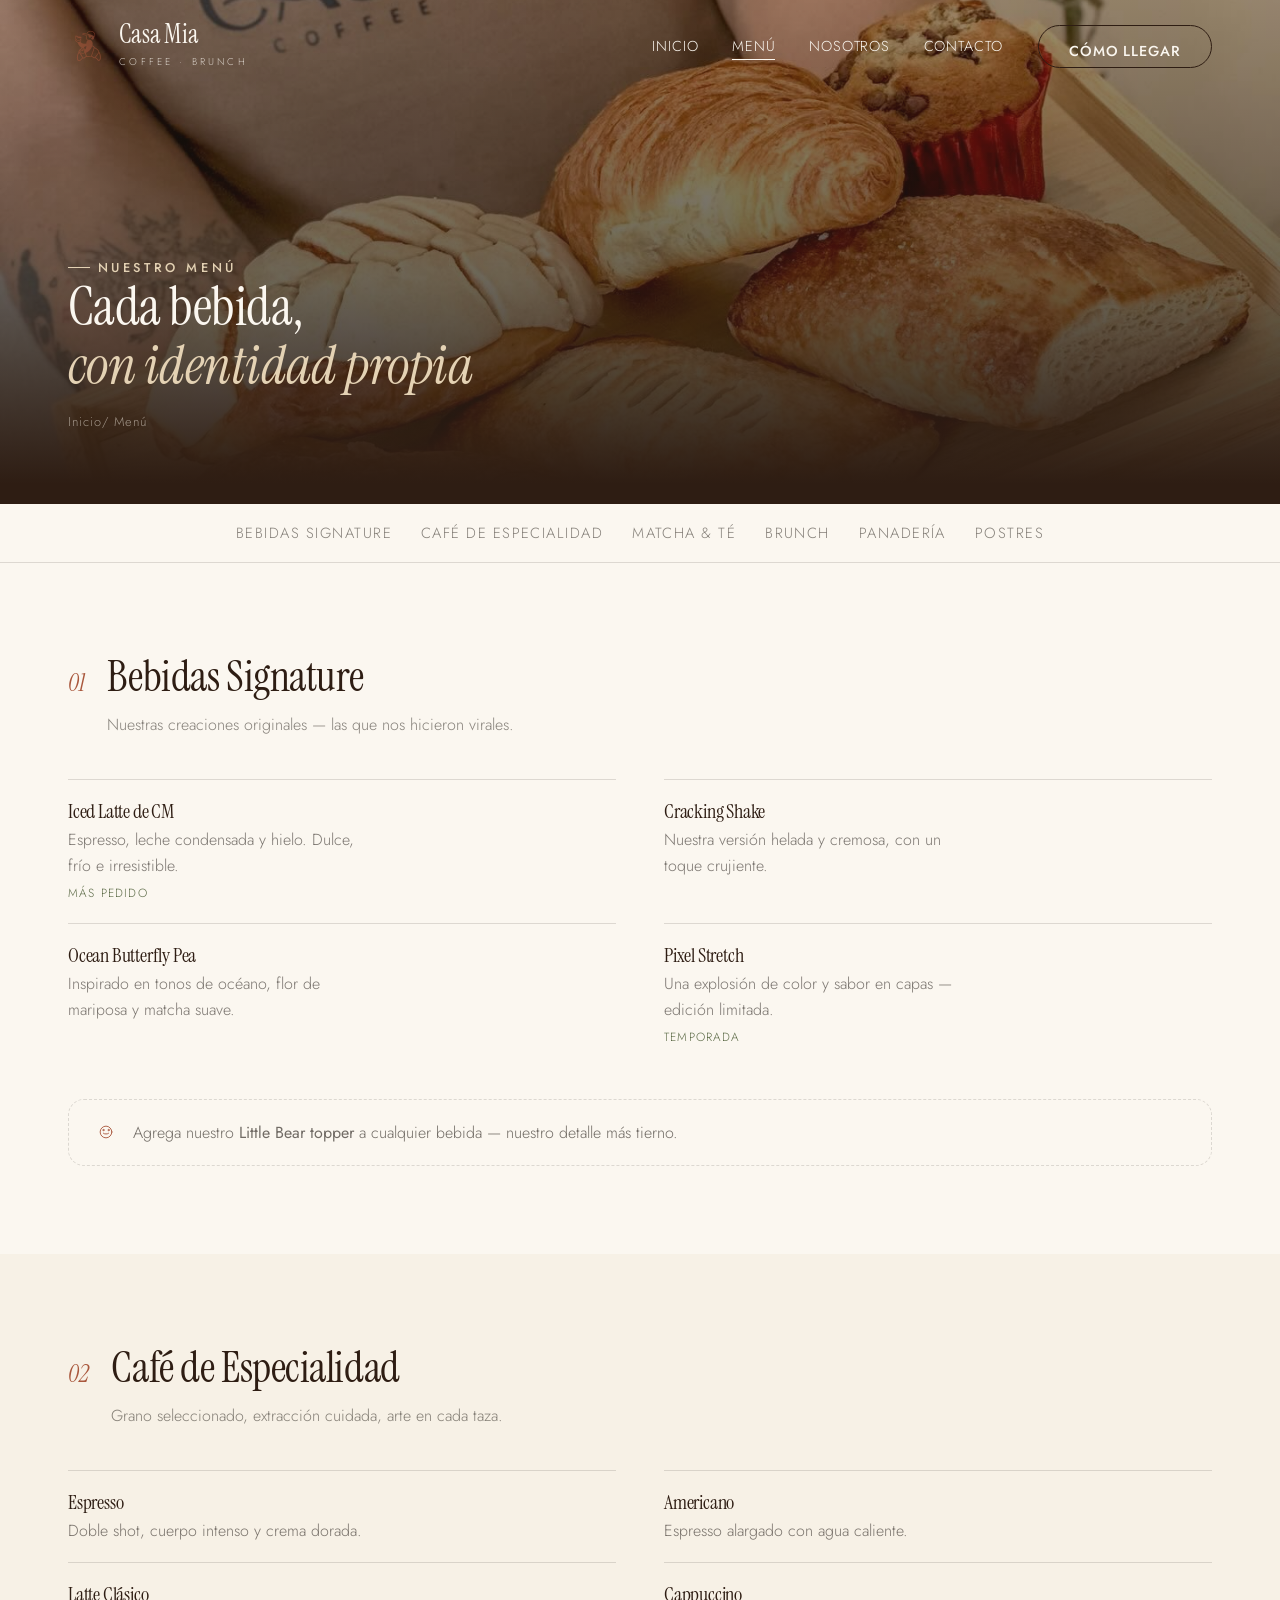
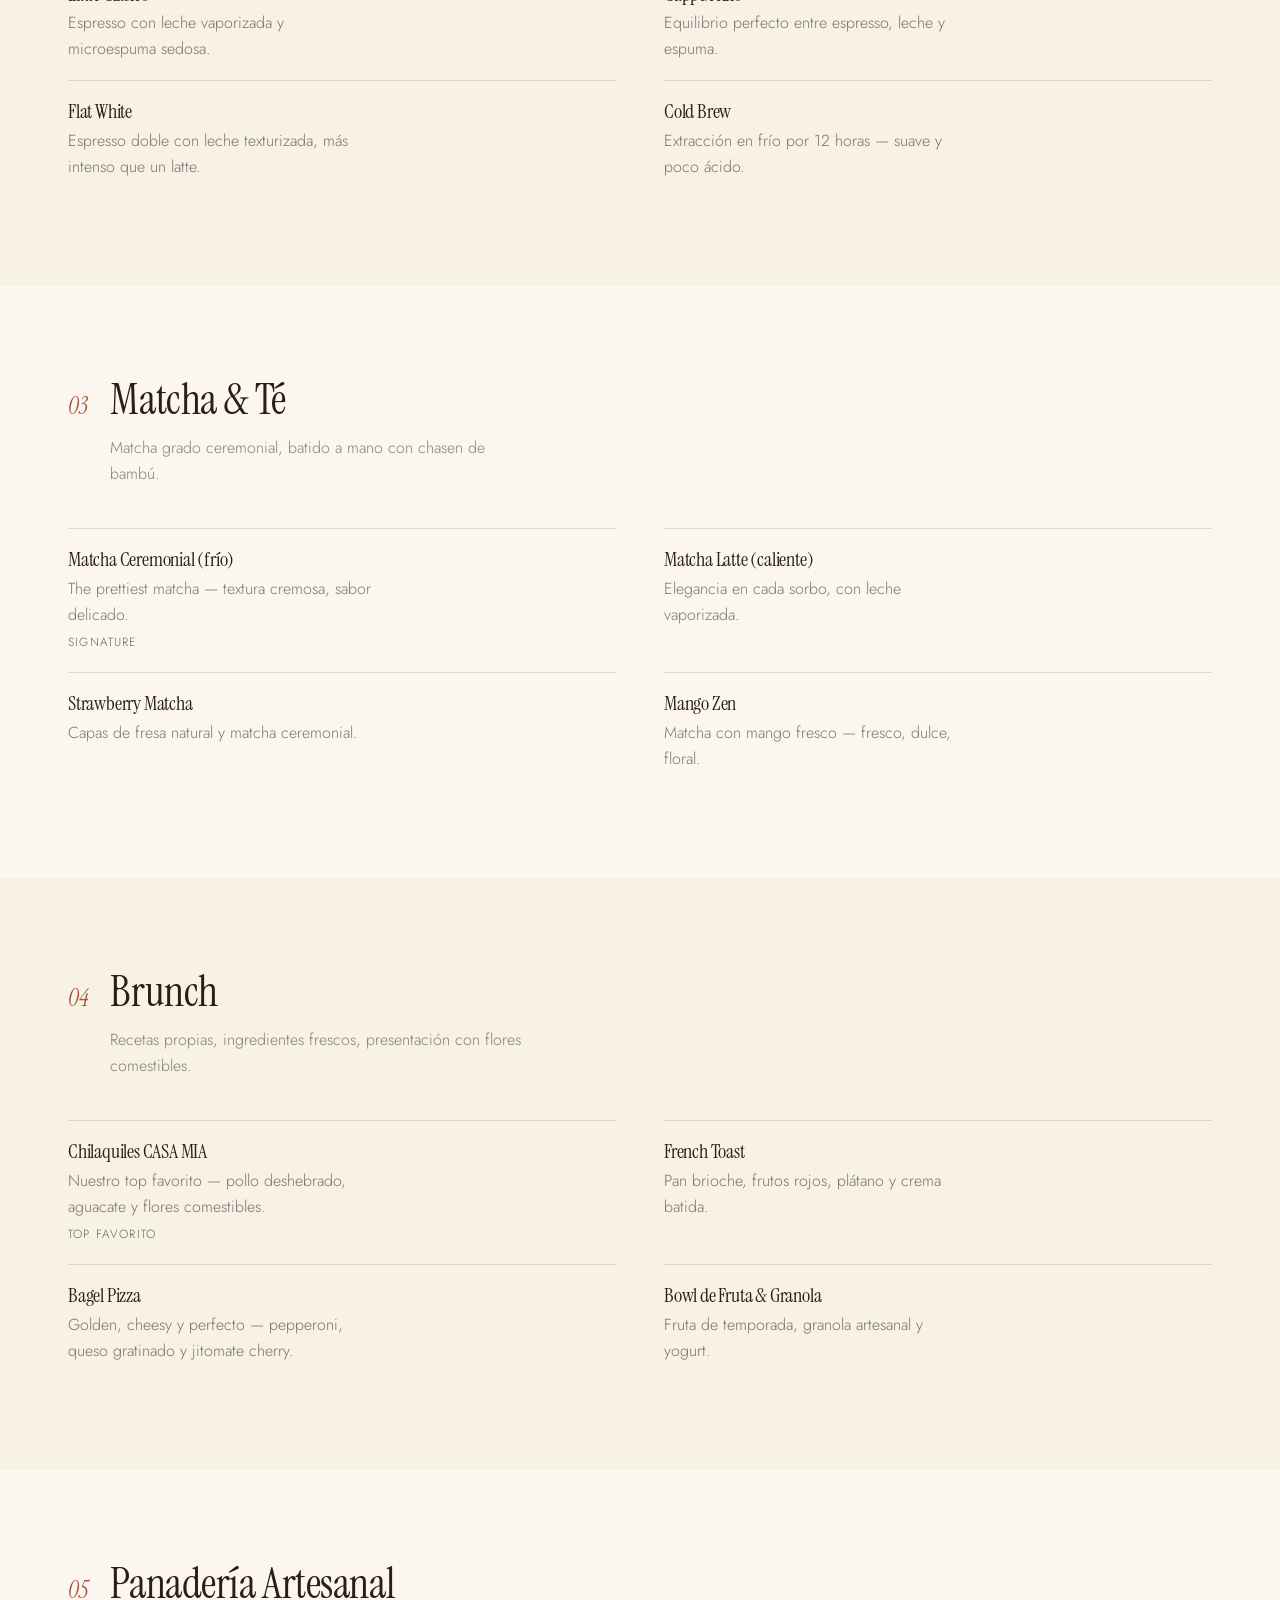
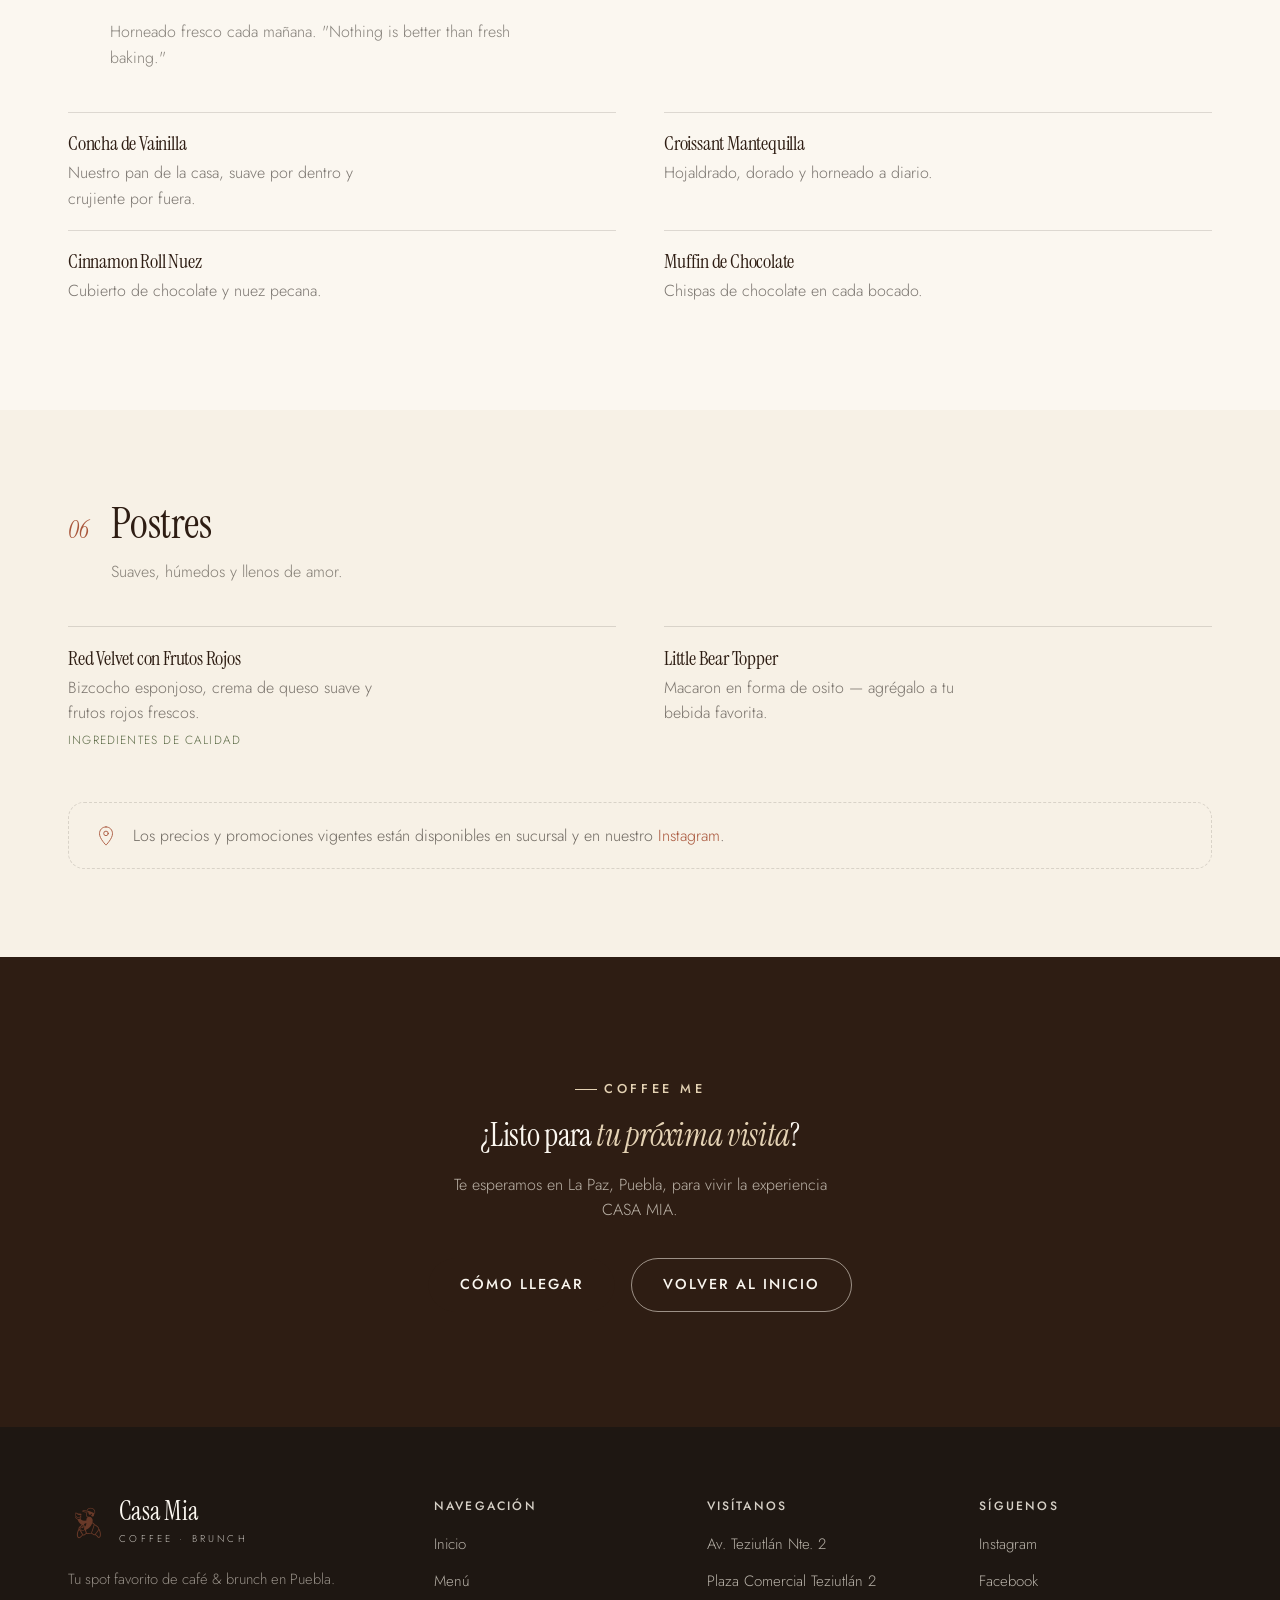
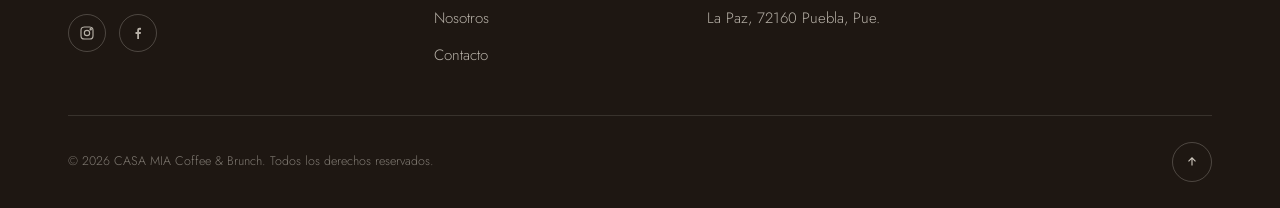
<file: pages/menu.html>
<!DOCTYPE html>
<html lang="es-MX">
<head>
<meta charset="UTF-8">
<meta name="viewport" content="width=device-width, initial-scale=1.0">
<title>Menú — CASA MIA Coffee & Brunch</title>
<meta name="description" content="Menú de CASA MIA Coffee & Brunch: bebidas signature, café de especialidad, matcha ceremonial, brunch y panadería artesanal en Puebla.">
<link rel="icon" href="data:image/svg+xml,<svg xmlns=%22http://www.w3.org/2000/svg%22 viewBox=%220 0 40 40%22><rect width=%2240%22 height=%2240%22 rx=%2220%22 fill=%22%234A3324%22/><text x=%2220%22 y=%2226%22 font-size=%2218%22 text-anchor=%22middle%22 fill=%22%23F7F1E6%22 font-family=%22Georgia%22>M</text></svg>">
<link rel="preconnect" href="https://fonts.googleapis.com">
<link href="https://cdn.jsdelivr.net/npm/bootstrap@5.3.3/dist/css/bootstrap.min.css" rel="stylesheet">
<link rel="stylesheet" href="../css/main.css">
<link rel="stylesheet" href="../css/components.css">
<link rel="stylesheet" href="../css/responsive.css">
</head>
<body>

<a class="visually-hidden-focusable" href="#contenido">Saltar al contenido</a>

<header class="site-header">
  <div class="container">
    <a href="../index.html" class="brand">
      <img class="brand-mark" src="../assets/icons/logo-mascota.png" alt="" width="40" height="40">
      <span><span class="brand-word">Casa Mia</span><span class="brand-sub">Coffee · Brunch</span></span>
    </a>
    <nav class="main-nav" aria-label="Navegación principal">
      <ul>
        <li><a href="../index.html">Inicio</a></li>
        <li><a href="menu.html" class="is-active">Menú</a></li>
        <li><a href="nosotros.html">Nosotros</a></li>
        <li><a href="contacto.html">Contacto</a></li>
      </ul>
      <a href="contacto.html#ubicacion" class="btn btn-outline">Cómo llegar</a>
    </nav>
    <button class="nav-toggle" id="navToggle" aria-label="Abrir menú" aria-expanded="false" aria-controls="mobileNav"><span></span></button>
  </div>
</header>

<nav class="mobile-nav" id="mobileNav" aria-label="Navegación móvil">
  <ul>
    <li><a href="../index.html">Inicio</a></li>
    <li><a href="menu.html">Menú</a></li>
    <li><a href="nosotros.html">Nosotros</a></li>
    <li><a href="contacto.html">Contacto</a></li>
  </ul>
  <div class="mobile-nav-foot">
    <span>Av. Teziutlán Nte. 2, La Paz, Puebla</span>
    <span>@casa_miacoffeebrunch</span>
  </div>
</nav>

<main id="contenido">

  <section class="page-hero">
    <img src="../assets/images/bandeja-panaderia.jpg" alt="Bandeja de panadería artesanal CASA MIA" loading="eager">
    <div class="container">
      <span class="eyebrow">Nuestro menú</span>
      <h1 class="section-title" style="color:var(--cm-cream-soft);">Cada bebida,<br><em style="color:var(--cm-latte-soft);">con identidad propia</em></h1>
      <p class="breadcrumb"><a href="../index.html">Inicio</a> / Menú</p>
    </div>
  </section>

  <nav class="menu-nav" aria-label="Categorías del menú">
    <ul>
      <li><a href="#signature">Bebidas Signature</a></li>
      <li><a href="#cafe">Café de Especialidad</a></li>
      <li><a href="#matcha">Matcha &amp; Té</a></li>
      <li><a href="#brunch">Brunch</a></li>
      <li><a href="#panaderia">Panadería</a></li>
      <li><a href="#postres">Postres</a></li>
    </ul>
  </nav>

  <section class="menu-category" id="signature">
    <div class="container">
      <div class="menu-category-head">
        <span class="num">01</span>
        <div>
          <h2>Bebidas Signature</h2>
          <p class="menu-category-note">Nuestras creaciones originales — las que nos hicieron virales.</p>
        </div>
      </div>
      <div class="menu-items">
        <div class="menu-item"><div><h4>Iced Latte de CM</h4><p>Espresso, leche condensada y hielo. Dulce, frío e irresistible.</p><span class="menu-item-tag">Más pedido</span></div></div>
        <div class="menu-item"><div><h4>Cracking Shake</h4><p>Nuestra versión helada y cremosa, con un toque crujiente.</p></div></div>
        <div class="menu-item"><div><h4>Ocean Butterfly Pea</h4><p>Inspirado en tonos de océano, flor de mariposa y matcha suave.</p></div></div>
        <div class="menu-item"><div><h4>Pixel Stretch</h4><p>Una explosión de color y sabor en capas — edición limitada.</p><span class="menu-item-tag">Temporada</span></div></div>
      </div>
      <div class="menu-note-banner">
        <svg class="mascot-mark" viewBox="0 0 40 40" aria-hidden="true"><circle cx="20" cy="20" r="9"/><circle cx="16" cy="17" r="1"/><circle cx="24" cy="17" r="1"/><path d="M16 22c1.5 1.5 6.5 1.5 8 0"/></svg>
        <span>Agrega nuestro <strong>Little Bear topper</strong> a cualquier bebida — nuestro detalle más tierno.</span>
      </div>
    </div>
  </section>

  <section class="menu-category" id="cafe">
    <div class="container">
      <div class="menu-category-head">
        <span class="num">02</span>
        <div>
          <h2>Café de Especialidad</h2>
          <p class="menu-category-note">Grano seleccionado, extracción cuidada, arte en cada taza.</p>
        </div>
      </div>
      <div class="menu-items">
        <div class="menu-item"><div><h4>Espresso</h4><p>Doble shot, cuerpo intenso y crema dorada.</p></div></div>
        <div class="menu-item"><div><h4>Americano</h4><p>Espresso alargado con agua caliente.</p></div></div>
        <div class="menu-item"><div><h4>Latte Clásico</h4><p>Espresso con leche vaporizada y microespuma sedosa.</p></div></div>
        <div class="menu-item"><div><h4>Cappuccino</h4><p>Equilibrio perfecto entre espresso, leche y espuma.</p></div></div>
        <div class="menu-item"><div><h4>Flat White</h4><p>Espresso doble con leche texturizada, más intenso que un latte.</p></div></div>
        <div class="menu-item"><div><h4>Cold Brew</h4><p>Extracción en frío por 12 horas — suave y poco ácido.</p></div></div>
      </div>
    </div>
  </section>

  <section class="menu-category" id="matcha">
    <div class="container">
      <div class="menu-category-head">
        <span class="num">03</span>
        <div>
          <h2>Matcha &amp; Té</h2>
          <p class="menu-category-note">Matcha grado ceremonial, batido a mano con chasen de bambú.</p>
        </div>
      </div>
      <div class="menu-items">
        <div class="menu-item"><div><h4>Matcha Ceremonial (frío)</h4><p>The prettiest matcha — textura cremosa, sabor delicado.</p><span class="menu-item-tag">Signature</span></div></div>
        <div class="menu-item"><div><h4>Matcha Latte (caliente)</h4><p>Elegancia en cada sorbo, con leche vaporizada.</p></div></div>
        <div class="menu-item"><div><h4>Strawberry Matcha</h4><p>Capas de fresa natural y matcha ceremonial.</p></div></div>
        <div class="menu-item"><div><h4>Mango Zen</h4><p>Matcha con mango fresco — fresco, dulce, floral.</p></div></div>
      </div>
    </div>
  </section>

  <section class="menu-category" id="brunch">
    <div class="container">
      <div class="menu-category-head">
        <span class="num">04</span>
        <div>
          <h2>Brunch</h2>
          <p class="menu-category-note">Recetas propias, ingredientes frescos, presentación con flores comestibles.</p>
        </div>
      </div>
      <div class="menu-items">
        <div class="menu-item"><div><h4>Chilaquiles CASA MIA</h4><p>Nuestro top favorito — pollo deshebrado, aguacate y flores comestibles.</p><span class="menu-item-tag">Top favorito</span></div></div>
        <div class="menu-item"><div><h4>French Toast</h4><p>Pan brioche, frutos rojos, plátano y crema batida.</p></div></div>
        <div class="menu-item"><div><h4>Bagel Pizza</h4><p>Golden, cheesy y perfecto — pepperoni, queso gratinado y jitomate cherry.</p></div></div>
        <div class="menu-item"><div><h4>Bowl de Fruta &amp; Granola</h4><p>Fruta de temporada, granola artesanal y yogurt.</p></div></div>
      </div>
    </div>
  </section>

  <section class="menu-category" id="panaderia">
    <div class="container">
      <div class="menu-category-head">
        <span class="num">05</span>
        <div>
          <h2>Panadería Artesanal</h2>
          <p class="menu-category-note">Horneado fresco cada mañana. "Nothing is better than fresh baking."</p>
        </div>
      </div>
      <div class="menu-items">
        <div class="menu-item"><div><h4>Concha de Vainilla</h4><p>Nuestro pan de la casa, suave por dentro y crujiente por fuera.</p></div></div>
        <div class="menu-item"><div><h4>Croissant Mantequilla</h4><p>Hojaldrado, dorado y horneado a diario.</p></div></div>
        <div class="menu-item"><div><h4>Cinnamon Roll Nuez</h4><p>Cubierto de chocolate y nuez pecana.</p></div></div>
        <div class="menu-item"><div><h4>Muffin de Chocolate</h4><p>Chispas de chocolate en cada bocado.</p></div></div>
      </div>
    </div>
  </section>

  <section class="menu-category" id="postres">
    <div class="container">
      <div class="menu-category-head">
        <span class="num">06</span>
        <div>
          <h2>Postres</h2>
          <p class="menu-category-note">Suaves, húmedos y llenos de amor.</p>
        </div>
      </div>
      <div class="menu-items">
        <div class="menu-item"><div><h4>Red Velvet con Frutos Rojos</h4><p>Bizcocho esponjoso, crema de queso suave y frutos rojos frescos.</p><span class="menu-item-tag">Ingredientes de calidad</span></div></div>
        <div class="menu-item"><div><h4>Little Bear Topper</h4><p>Macaron en forma de osito — agrégalo a tu bebida favorita.</p></div></div>
      </div>
      <div class="menu-note-banner">
        <svg class="mascot-mark" viewBox="0 0 40 40" aria-hidden="true"><path d="M20 6c-6 0-10 4.6-10 10.5C10 24 20 34 20 34s10-10 10-17.5C30 10.6 26 6 20 6z"/><circle cx="20" cy="16" r="3.5"/></svg>
        <span>Los precios y promociones vigentes están disponibles en sucursal y en nuestro <a href="https://www.instagram.com/casa_miacoffeebrunch/" target="_blank" rel="noopener" style="color:var(--cm-terracotta);">Instagram</a>.</span>
      </div>
    </div>
  </section>

  <section class="cta-final">
    <div class="container">
      <span class="eyebrow">Coffee Me</span>
      <h2>¿Listo para <em style="color:var(--cm-latte-soft); font-style:italic;">tu próxima visita</em>?</h2>
      <p>Te esperamos en La Paz, Puebla, para vivir la experiencia CASA MIA.</p>
      <div class="cta-actions">
        <a href="contacto.html#ubicacion" class="btn btn-primary">Cómo llegar</a>
        <a href="../index.html" class="btn btn-ghost-light">Volver al inicio</a>
      </div>
    </div>
  </section>

</main>

<footer class="site-footer">
  <div class="container">
    <div class="footer-top">
      <div class="footer-brand">
        <a href="../index.html" class="brand">
          <img class="brand-mark" src="../assets/icons/logo-mascota.png" alt="" width="40" height="40">
          <span><span class="brand-word">Casa Mia</span><span class="brand-sub">Coffee · Brunch</span></span>
        </a>
        <p>Tu spot favorito de café &amp; brunch en Puebla.</p>
        <div class="footer-social">
          <a href="https://www.instagram.com/casa_miacoffeebrunch/" target="_blank" rel="noopener" aria-label="Instagram"><svg viewBox="0 0 24 24" fill="none" stroke="currentColor" stroke-width="1.7"><rect x="3" y="3" width="18" height="18" rx="5"/><circle cx="12" cy="12" r="4"/><circle cx="17.5" cy="6.5" r="1"/></svg></a>
          <a href="https://www.facebook.com/casamiacoffeebrunch" target="_blank" rel="noopener" aria-label="Facebook"><svg viewBox="0 0 24 24" fill="currentColor"><path d="M13.5 21v-7.6h2.55l.38-2.96h-2.93v-1.9c0-.86.24-1.44 1.47-1.44h1.56V4.42C16.2 4.35 15.35 4.3 14.35 4.3c-2.1 0-3.53 1.28-3.53 3.63v2.51H8.27v2.96h2.55V21z"/></svg></a>
        </div>
      </div>
      <div class="footer-col">
        <h5>Navegación</h5>
        <ul><li><a href="../index.html">Inicio</a></li><li><a href="menu.html">Menú</a></li><li><a href="nosotros.html">Nosotros</a></li><li><a href="contacto.html">Contacto</a></li></ul>
      </div>
      <div class="footer-col is-hide-tablet">
        <h5>Visítanos</h5>
        <ul><li><span>Av. Teziutlán Nte. 2</span></li><li><span>Plaza Comercial Teziutlán 2</span></li><li><span>La Paz, 72160 Puebla, Pue.</span></li></ul>
      </div>
      <div class="footer-col">
        <h5>Síguenos</h5>
        <ul><li><a href="https://www.instagram.com/casa_miacoffeebrunch/" target="_blank" rel="noopener">Instagram</a></li><li><a href="https://www.facebook.com/casamiacoffeebrunch" target="_blank" rel="noopener">Facebook</a></li></ul>
      </div>
    </div>
    <div class="footer-bottom">
      <span>© <span id="currentYear"></span> CASA MIA Coffee &amp; Brunch. Todos los derechos reservados.</span>
      <a href="#top" class="back-to-top" aria-label="Volver arriba"><svg viewBox="0 0 20 20" fill="none" stroke="currentColor" stroke-width="1.6"><path d="M10 15V5M5 9l5-5 5 5"/></svg></a>
    </div>
  </div>
</footer>

<script src="https://cdn.jsdelivr.net/npm/bootstrap@5.3.3/dist/js/bootstrap.bundle.min.js"></script>
<script src="../js/main.js"></script>
<script src="../js/animations.js"></script>
<script src="../js/components.js"></script>
</body>
</html>
</file>
<file: css/main.css>
﻿/* ==========================================================================
   CASA MIA Coffee & Brunch — Sistema de diseño base
   ========================================================================== */

@import url('https://fonts.googleapis.com/css2?family=Instrument+Serif:ital@0;1&family=Jost:wght@300;400;500;600&display=swap');

:root{
  /* Paleta — extraída del branding real: taupe/latte, madera nogal, crema, verde matcha */
  --cm-cream: #F7F1E6;
  --cm-cream-soft: #FBF7F0;
  --cm-latte: #C9A67C;
  --cm-latte-soft: #E4D2B4;
  --cm-walnut: #4A3324;
  --cm-walnut-dark: #2E1D13;
  --cm-espresso: #1E1712;
  --cm-sage: #7C8A63;
  --cm-sage-dark: #5C6B47;
  --cm-terracotta: #A9573C;
  --cm-ink: #26201A;
  --cm-line: rgba(38, 32, 26, 0.14);
  --cm-line-soft: rgba(247, 241, 230, 0.22);

  --font-display: 'Instrument Serif', 'Iowan Old Style', Georgia, serif;
  --font-body: 'Jost', 'Helvetica Neue', Arial, sans-serif;

  --container-max: 1240px;
  --gutter: clamp(1.25rem, 4vw, 3rem);

  --ease-out: cubic-bezier(.16,.8,.34,1);
  --dur-1: .5s;
  --dur-2: .9s;
}

*, *::before, *::after{ box-sizing: border-box; }

html{
  scroll-behavior: smooth;
}

body{
  margin: 0;
  font-family: var(--font-body);
  color: var(--cm-ink);
  background: var(--cm-cream-soft);
  font-weight: 300;
  line-height: 1.6;
  -webkit-font-smoothing: antialiased;
  overflow-x: hidden;
}

img{ max-width: 100%; display: block; }

a{ color: inherit; text-decoration: none; }

ul{ margin: 0; padding: 0; list-style: none; }

h1, h2, h3, h4{
  font-family: var(--font-display);
  font-weight: 400;
  margin: 0;
  color: var(--cm-walnut-dark);
  letter-spacing: -0.01em;
}

p{ margin: 0; }

.container{
  width: 100%;
  max-width: var(--container-max);
  margin-inline: auto;
  padding-inline: var(--gutter);
}

.eyebrow{
  display: inline-flex;
  align-items: center;
  gap: .6em;
  font-family: var(--font-body);
  font-size: .8rem;
  letter-spacing: .28em;
  text-transform: uppercase;
  color: var(--cm-sage-dark);
  font-weight: 500;
}

.eyebrow::before{
  content: '';
  width: 22px;
  height: 1px;
  background: currentColor;
  display: inline-block;
}

.section-title{
  font-size: clamp(2.15rem, 4.4vw, 3.4rem);
  line-height: 1.08;
}

.section-title em{
  font-style: italic;
  color: var(--cm-terracotta);
}

.lede{
  font-size: 1.15rem;
  color: rgba(38,32,26,.72);
  max-width: 46ch;
  font-weight: 300;
}

/* Botones */
.btn{
  display: inline-flex;
  align-items: center;
  gap: .6rem;
  font-family: var(--font-body);
  font-size: .9rem;
  letter-spacing: .14em;
  text-transform: uppercase;
  font-weight: 500;
  padding: .95rem 1.9rem;
  border-radius: 999px;
  border: 1px solid transparent;
  cursor: pointer;
  transition: transform var(--dur-1) var(--ease-out), background var(--dur-1) var(--ease-out), color var(--dur-1) var(--ease-out), border-color var(--dur-1) var(--ease-out);
  white-space: nowrap;
}

.btn-primary{
  background: var(--cm-walnut-dark);
  color: var(--cm-cream-soft);
  border-color: var(--cm-walnut-dark);
}
.btn-primary:hover{ background: var(--cm-terracotta); border-color: var(--cm-terracotta); transform: translateY(-2px); }

.btn-outline{
  background: transparent;
  color: var(--cm-walnut-dark);
  border-color: var(--cm-walnut-dark);
}
.btn-outline:hover{ background: var(--cm-walnut-dark); color: var(--cm-cream-soft); transform: translateY(-2px); }

.btn-ghost-light{
  background: transparent;
  color: var(--cm-cream-soft);
  border-color: rgba(247,241,230,.55);
}
.btn-ghost-light:hover{ background: var(--cm-cream-soft); color: var(--cm-walnut-dark); border-color: var(--cm-cream-soft); }

.btn svg{ width: 14px; height: 14px; transition: transform var(--dur-1) var(--ease-out); }
.btn:hover svg{ transform: translateX(3px); }

/* Reveal-on-scroll */
[data-reveal]{
  opacity: 0;
  transform: translateY(28px);
  transition: opacity 1s var(--ease-out), transform 1s var(--ease-out);
}
[data-reveal].is-visible{
  opacity: 1;
  transform: translateY(0);
}
[data-reveal="fade"]{ transform: none; }
[data-reveal-delay="1"]{ transition-delay: .1s; }
[data-reveal-delay="2"]{ transition-delay: .22s; }
[data-reveal-delay="3"]{ transition-delay: .34s; }
[data-reveal-delay="4"]{ transition-delay: .46s; }

@media (prefers-reduced-motion: reduce){
  [data-reveal]{ opacity: 1; transform: none; transition: none; }
  html{ scroll-behavior: auto; }
}

/* Mascota SVG — trazo lineal (íconos funcionales: pin, reloj, cámara, checks) */
.mascot-mark{ width: 40px; height: 40px; }
.mascot-mark path, .mascot-mark circle{
  fill: none;
  stroke: currentColor;
  stroke-width: 1.4;
  stroke-linecap: round;
  stroke-linejoin: round;
}

/* Logotipo real (repartidor + croissant), usado en header/footer/hero-badge */
.brand-mark{ width: 40px; height: 40px; object-fit: contain; display: block; }

/* Divisor de arco — motivo tomado de la arquitectura interior real */
.arch-frame{
  position: relative;
  overflow: hidden;
  border-radius: 260px 260px 14px 14px;
}
.arch-frame img{
  width: 100%; height: 100%; object-fit: cover;
}

hr.thin{
  border: none;
  border-top: 1px solid var(--cm-line);
  margin: 0;
}

::selection{ background: var(--cm-terracotta); color: var(--cm-cream-soft); }
</file>
<file: css/components.css>
﻿/* ==========================================================================
   CASA MIA Coffee & Brunch — Componentes
   ========================================================================== */

/* ---------- Header ---------- */
.site-header{
  position: fixed;
  top: 0; left: 0; right: 0;
  z-index: 100;
  padding: 1.4rem 0;
  transition: padding var(--dur-1) var(--ease-out), background var(--dur-1) var(--ease-out), box-shadow var(--dur-1) var(--ease-out);
}
.site-header .container{
  display: flex;
  align-items: center;
  justify-content: space-between;
  gap: 1rem;
}
.site-header.is-scrolled{
  padding: .8rem 0;
  background: rgba(247,241,230,.92);
  backdrop-filter: blur(10px);
  box-shadow: 0 1px 0 var(--cm-line);
}

.brand{
  display: inline-flex;
  align-items: center;
  gap: .7rem;
  color: var(--cm-cream-soft);
  transition: color var(--dur-1) var(--ease-out);
}
.site-header.is-scrolled .brand{ color: var(--cm-walnut-dark); }
.brand-word{
  font-family: var(--font-display);
  font-size: 1.6rem;
  letter-spacing: .01em;
  line-height: 1;
}
.brand-sub{
  display: block;
  font-family: var(--font-body);
  font-size: .62rem;
  letter-spacing: .32em;
  text-transform: uppercase;
  opacity: .75;
  margin-top: .2rem;
}

.main-nav{ display: flex; align-items: center; gap: 2.2rem; }
.main-nav ul{ display: flex; gap: 2.1rem; }
.main-nav a{
  font-size: .9rem;
  letter-spacing: .06em;
  text-transform: uppercase;
  color: var(--cm-cream-soft);
  position: relative;
  padding-bottom: 4px;
  transition: color var(--dur-1) var(--ease-out);
}
.site-header.is-scrolled .main-nav a{ color: var(--cm-walnut-dark); }
.main-nav a::after{
  content: '';
  position: absolute; left: 0; right: 100%; bottom: 0;
  height: 1px; background: currentColor;
  transition: right var(--dur-1) var(--ease-out);
}
.main-nav a:hover::after, .main-nav a.is-active::after{ right: 0; }

.nav-toggle{
  display: none;
  width: 42px; height: 42px;
  border-radius: 50%;
  border: 1px solid rgba(247,241,230,.5);
  background: transparent;
  color: var(--cm-cream-soft);
  align-items: center; justify-content: center;
  cursor: pointer;
}
.site-header.is-scrolled .nav-toggle{ color: var(--cm-walnut-dark); border-color: var(--cm-line); }
.nav-toggle span{ position: relative; width: 16px; height: 10px; }
.nav-toggle span::before, .nav-toggle span::after{
  content: ''; position: absolute; left: 0; width: 100%; height: 1px; background: currentColor;
  transition: transform var(--dur-1) var(--ease-out), top var(--dur-1) var(--ease-out), bottom var(--dur-1) var(--ease-out);
}
.nav-toggle span::before{ top: 0; }
.nav-toggle span::after{ bottom: 0; }
.nav-toggle[aria-expanded="true"] span::before{ top: 4px; transform: rotate(45deg); }
.nav-toggle[aria-expanded="true"] span::after{ bottom: 4px; transform: rotate(-45deg); }

/* ---------- Hero ---------- */
.hero{
  position: relative;
  min-height: 100svh;
  display: grid;
  grid-template-columns: 1.05fr .95fr;
  background: var(--cm-walnut-dark);
  overflow: hidden;
}
.hero-copy{
  position: relative;
  z-index: 3;
  display: flex;
  flex-direction: column;
  justify-content: center;
  gap: 1.7rem;
  padding: 9rem clamp(1.5rem, 5vw, 5rem) 4rem;
  color: var(--cm-cream-soft);
}
.hero-copy .eyebrow{ color: var(--cm-latte-soft); }
.hero-title{
  font-size: clamp(2.8rem, 6vw, 5rem);
  line-height: .98;
  color: var(--cm-cream-soft);
}
.hero-title em{
  display: block;
  font-style: italic;
  color: var(--cm-latte-soft);
}
.hero-desc{
  max-width: 40ch;
  color: rgba(247,241,230,.78);
  font-size: 1.1rem;
}
.hero-actions{ display: flex; align-items: center; gap: 1.6rem; flex-wrap: wrap; }

.hero-visual{
  position: relative;
  overflow: hidden;
}
.hero-visual img{
  width: 100%; height: 100%;
  object-fit: cover;
  object-position: 50% 30%;
  transform: scale(1.08);
}
.hero-visual::before{
  content: '';
  position: absolute; inset: 0;
  background: linear-gradient(100deg, var(--cm-walnut-dark) 0%, rgba(46,29,19,0) 30%);
  z-index: 2;
}
.hero-visual::after{
  content: '';
  position: absolute; inset: 0;
  background: linear-gradient(0deg, rgba(30,23,18,.5), rgba(30,23,18,0) 45%);
  z-index: 2;
}
.hero-badge{
  position: absolute;
  right: clamp(1rem, 3vw, 3rem);
  bottom: clamp(1.2rem, 4vw, 3rem);
  z-index: 4;
  background: var(--cm-cream-soft);
  color: var(--cm-walnut-dark);
  border-radius: 999px;
  padding: 1rem 1.4rem;
  display: flex;
  align-items: center;
  gap: .7rem;
  box-shadow: 0 18px 40px rgba(20,12,6,.35);
}
.hero-badge .brand-mark{ width: 30px; height: 30px; flex-shrink: 0; }
.hero-badge strong{ display: block; font-family: var(--font-display); font-size: 1.02rem; }
.hero-badge small{ display: block; font-size: .7rem; letter-spacing: .06em; color: rgba(38,32,26,.6); }

.hero-scroll{
  position: absolute;
  left: clamp(1.5rem, 5vw, 5rem);
  bottom: 2rem;
  z-index: 3;
  display: flex;
  align-items: center;
  gap: .7rem;
  color: rgba(247,241,230,.65);
  font-size: .72rem;
  letter-spacing: .2em;
  text-transform: uppercase;
}
.hero-scroll .line{ width: 1px; height: 34px; background: currentColor; position: relative; overflow: hidden; }
.hero-scroll .line::after{
  content: ''; position: absolute; top: -100%; left: 0; width: 100%; height: 100%;
  background: var(--cm-latte-soft);
  animation: scrollLine 2.2s ease-in-out infinite;
}
@keyframes scrollLine{
  0%{ top: -100%; } 60%{ top: 100%; } 100%{ top: 100%; }
}

/* ---------- Historia / split section ---------- */
.split{
  padding: clamp(5rem, 10vw, 8.5rem) 0;
}
.split .container{
  display: grid;
  grid-template-columns: .85fr 1.15fr;
  gap: clamp(2rem, 6vw, 5rem);
  align-items: center;
}
.split.reverse .container{ grid-template-columns: 1.15fr .85fr; }
.split.reverse .split-media{ order: 2; }
.split-media{
  position: relative;
}
.split-media .arch-frame{
  aspect-ratio: 3/4;
}
.split-media .floating-card{
  position: absolute;
  left: -1.5rem;
  bottom: -1.6rem;
  background: var(--cm-cream-soft);
  border: 1px solid var(--cm-line);
  border-radius: 18px;
  padding: 1.2rem 1.4rem;
  max-width: 220px;
  box-shadow: 0 20px 44px rgba(38,32,26,.12);
}
.split.reverse .split-media .floating-card{ left: auto; right: -1.5rem; }
.floating-card p{ font-size: .9rem; color: rgba(38,32,26,.7); }
.floating-card .stars{ color: var(--cm-terracotta); letter-spacing: .1em; margin-bottom: .4rem; display: block; font-size: .85rem; }

.split-copy > * + *{ margin-top: 1.3rem; }
.split-copy .section-title{ margin-top: .8rem; }
.pillars{ display: grid; grid-template-columns: 1fr 1fr; gap: 1.2rem; margin-top: 2rem; }
.pillar{ border-top: 1px solid var(--cm-line); padding-top: 1rem; }
.pillar .num{ font-family: var(--font-display); font-style: italic; color: var(--cm-terracotta); font-size: 1.18rem; }
.pillar h4{ font-size: 1.08rem; margin-top: .35rem; }
.pillar p{ font-size: .92rem; color: rgba(38,32,26,.65); margin-top: .3rem; }

/* ---------- Menú destacado — carrusel horizontal tipo pizarra de café ---------- */
.menu-board{
  background: var(--cm-walnut-dark);
  color: var(--cm-cream-soft);
  padding: clamp(5rem, 9vw, 8rem) 0 clamp(4rem, 7vw, 6rem);
}
.menu-board .eyebrow{ color: var(--cm-latte-soft); }
.menu-board .section-title{ color: var(--cm-cream-soft); }
.menu-board .lede{ color: rgba(247,241,230,.68); }
.menu-board-head{
  display: flex;
  justify-content: space-between;
  align-items: flex-end;
  gap: 2rem;
  flex-wrap: wrap;
  margin-bottom: 3rem;
}
.menu-scroll{
  display: flex;
  gap: 1.4rem;
  overflow-x: auto;
  padding: .5rem clamp(1.25rem, 4vw, 3rem) 2rem;
  scroll-snap-type: x proximity;
  scroll-padding-inline: clamp(1.25rem, 4vw, 3rem);
  scrollbar-width: none;
  -webkit-mask-image: linear-gradient(to right, transparent 0, black clamp(1.25rem, 4vw, 3rem), black calc(100% - 4.5rem), transparent 100%);
  mask-image: linear-gradient(to right, transparent 0, black clamp(1.25rem, 4vw, 3rem), black calc(100% - 4.5rem), transparent 100%);
}
.menu-scroll::-webkit-scrollbar{ display: none; }
.menu-card{
  flex: 0 0 auto;
  width: min(280px, 74vw);
  scroll-snap-align: start;
  background: rgba(247,241,230,.04);
  border: 1px solid rgba(247,241,230,.14);
  border-radius: 22px 22px 12px 12px;
  overflow: hidden;
  transition: transform var(--dur-1) var(--ease-out), border-color var(--dur-1) var(--ease-out);
}
.menu-card:hover{ transform: translateY(-8px); border-color: var(--cm-latte-soft); }
.menu-card-media{
  height: 230px;
  overflow: hidden;
  position: relative;
}
.menu-card-media img{ width: 100%; height: 100%; object-fit: cover; transition: transform 1.1s var(--ease-out); }
.menu-card:hover .menu-card-media img{ transform: scale(1.08); }
.menu-card-tag{
  position: absolute; top: .9rem; left: .9rem;
  background: rgba(30,23,18,.7);
  color: var(--cm-cream-soft);
  font-size: .66rem;
  letter-spacing: .14em;
  text-transform: uppercase;
  padding: .35rem .7rem;
  border-radius: 999px;
  backdrop-filter: blur(4px);
}
.menu-card-body{ padding: 1.3rem 1.4rem 1.6rem; }
.menu-card-body h3{ font-size: 1.3rem; color: var(--cm-cream-soft); }
.menu-card-body p{ font-size: .92rem; color: rgba(247,241,230,.6); margin-top: .5rem; }
.menu-scroll-hint{
  display: flex; align-items: center; gap: .6rem;
  font-size: .76rem; letter-spacing: .12em; text-transform: uppercase; color: rgba(247,241,230,.5);
}
.menu-scroll-hint svg{ width: 20px; height: 10px; animation: driftX 1.6s ease-in-out infinite; }
@keyframes driftX{ 0%,100%{ transform: translateX(0);} 50%{ transform: translateX(6px);} }

/* ---------- Momentos — secuencia editorial foto + texto ---------- */
.moments{ padding: clamp(5rem, 9vw, 8rem) 0; }
.experience-head{ max-width: 640px; margin-bottom: 3.4rem; }

.moment{
  display: grid;
  grid-template-columns: .55fr .45fr;
  gap: clamp(2rem, 5vw, 4rem);
  align-items: center;
}
.moment + .moment{ margin-top: clamp(3rem, 6vw, 5rem); }
.moment.is-reverse{ grid-template-columns: .45fr .55fr; }
.moment.is-reverse .moment-media{ order: 2; }
.moment.is-reverse .moment-copy{ order: 1; }
.moment-media .arch-frame{ aspect-ratio: 16/10; border-radius: 160px 160px 14px 14px; }
.moment-num{
  font-family: var(--font-display);
  font-style: italic;
  font-size: 1.4rem;
  color: var(--cm-terracotta);
  display: block;
  margin-bottom: .5rem;
}
.moment-copy h3{ font-size: 1.75rem; }
.moment-copy p{ margin-top: .7rem; font-size: 1.02rem; color: rgba(38,32,26,.68); max-width: 42ch; }

/* ---------- Instagram / prensa social ---------- */
.social-wall{ padding: clamp(4.5rem, 8vw, 7rem) 0; background: var(--cm-cream); }
.social-head{
  display: flex; justify-content: space-between; align-items: flex-end; gap: 2rem; flex-wrap: wrap;
  margin-bottom: 2.6rem;
}
.social-scroll{
  display: flex;
  gap: 1.1rem;
  overflow-x: auto;
  padding: .5rem clamp(1.25rem, 4vw, 3rem) 1rem;
  scroll-snap-type: x proximity;
  scroll-padding-inline: clamp(1.25rem, 4vw, 3rem);
  scrollbar-width: none;
  -webkit-mask-image: linear-gradient(to right, transparent 0, black clamp(1.25rem, 4vw, 3rem), black calc(100% - 4.5rem), transparent 100%);
  mask-image: linear-gradient(to right, transparent 0, black clamp(1.25rem, 4vw, 3rem), black calc(100% - 4.5rem), transparent 100%);
}
.social-scroll::-webkit-scrollbar{ display: none; }
.social-tile{
  flex: 0 0 auto;
  width: min(230px, 60vw);
  aspect-ratio: 4/5;
  border-radius: 16px;
  overflow: hidden;
  position: relative;
  scroll-snap-align: start;
  box-shadow: 0 14px 30px rgba(38,32,26,.1);
}
.social-tile img{ width: 100%; height: 100%; object-fit: cover; transition: transform .8s var(--ease-out); }
.social-tile:hover img{ transform: scale(1.06); }
.social-tile .ig-icon{
  position: absolute; top: .7rem; right: .7rem;
  width: 26px; height: 26px;
  border-radius: 50%;
  background: rgba(30,23,18,.55);
  display: flex; align-items: center; justify-content: center;
  color: var(--cm-cream-soft);
}
.social-tile .ig-icon svg{ width: 13px; height: 13px; }

/* ---------- Testimonio ---------- */
.testimonial{
  padding: clamp(4rem, 8vw, 6.5rem) 0;
  text-align: center;
  background: var(--cm-latte-soft);
}
.testimonial blockquote{
  font-family: var(--font-display);
  font-style: italic;
  font-size: clamp(1.55rem, 3.2vw, 2.3rem);
  max-width: 800px;
  margin: 0 auto;
  color: var(--cm-walnut-dark);
  line-height: 1.4;
}
.testimonial cite{
  display: block;
  margin-top: 1.4rem;
  font-style: normal;
  font-size: .82rem;
  letter-spacing: .12em;
  text-transform: uppercase;
  color: var(--cm-walnut);
}

/* ---------- Ubicación ---------- */
.location{ padding: clamp(5rem, 9vw, 8rem) 0; }
.location .container{
  display: grid;
  grid-template-columns: 1fr 1fr;
  gap: clamp(2rem, 5vw, 4rem);
  align-items: stretch;
}
.location-info{ display: flex; flex-direction: column; gap: 1.6rem; }
.location-list{ display: flex; flex-direction: column; gap: 1.3rem; margin-top: .6rem; }
.location-row{ display: flex; gap: 1rem; align-items: flex-start; border-top: 1px solid var(--cm-line); padding-top: 1.1rem; }
.location-row .mascot-mark{ width: 24px; height: 24px; flex-shrink: 0; color: var(--cm-terracotta); margin-top: .1rem; }
.location-row h4{ font-size: 1.02rem; }
.location-row p, .location-row a{ font-size: .94rem; color: rgba(38,32,26,.68); margin-top: .2rem; }
.location-row a:hover{ color: var(--cm-terracotta); }
.location-visual{ position: relative; border-radius: 24px; overflow: hidden; min-height: 340px; }
.location-visual img{ width: 100%; height: 100%; object-fit: cover; position: absolute; inset: 0; }
.location-map{ border: 0; width: 100%; height: 100%; min-height: 340px; filter: grayscale(.25) sepia(.08); }
.location-map-link{
  position: absolute;
  right: 1.2rem;
  bottom: 1.2rem;
  z-index: 2;
  display: inline-flex;
  align-items: center;
  gap: .6rem;
  background: var(--cm-cream-soft);
  color: var(--cm-walnut-dark);
  font-size: .85rem;
  font-weight: 500;
  letter-spacing: .04em;
  padding: .8rem 1.2rem;
  border-radius: 999px;
  box-shadow: 0 14px 34px rgba(20,12,6,.28);
  transition: transform var(--dur-1) var(--ease-out);
}
.location-map-link:hover{ transform: translateY(-2px); }
.location-map-link svg{ width: 14px; height: 14px; }
.map-pin-on-photo{ top: 44%; }

/* ---------- CTA final ---------- */
.cta-final{
  padding: clamp(4.5rem, 9vw, 7.5rem) 0;
  background: var(--cm-walnut-dark);
  color: var(--cm-cream-soft);
  text-align: center;
}
.cta-final .eyebrow{ color: var(--cm-latte-soft); justify-content: center; }
.cta-final h2{ color: var(--cm-cream-soft); margin-top: 1rem; }
.cta-final p{ color: rgba(247,241,230,.7); max-width: 46ch; margin: 1.1rem auto 2.2rem; }
.cta-actions{ display: flex; gap: 1rem; justify-content: center; flex-wrap: wrap; }

/* ---------- Footer ---------- */
.site-footer{
  background: var(--cm-espresso);
  color: rgba(247,241,230,.7);
  padding: 4.5rem 0 1.6rem;
}
.footer-top{
  display: grid;
  grid-template-columns: 1.4fr 1fr 1fr 1fr;
  gap: 2.5rem;
  padding-bottom: 3rem;
  border-bottom: 1px solid rgba(247,241,230,.12);
}
.footer-brand .brand{ color: var(--cm-cream-soft); }
.footer-brand p{ margin-top: 1.1rem; font-size: .92rem; max-width: 30ch; color: rgba(247,241,230,.55); }
.footer-social{ display: flex; gap: .8rem; margin-top: 1.4rem; }
.footer-social a{
  width: 38px; height: 38px; border-radius: 50%;
  border: 1px solid rgba(247,241,230,.22);
  display: flex; align-items: center; justify-content: center;
  transition: background var(--dur-1) var(--ease-out), border-color var(--dur-1) var(--ease-out);
}
.footer-social a:hover{ background: var(--cm-terracotta); border-color: var(--cm-terracotta); }
.footer-social svg{ width: 16px; height: 16px; }
.footer-col h5{ font-family: var(--font-body); font-size: .76rem; letter-spacing: .18em; text-transform: uppercase; color: rgba(247,241,230,.85); margin-bottom: 1.1rem; }
.footer-col ul{ display: flex; flex-direction: column; gap: .7rem; }
.footer-col a, .footer-col span{ font-size: .94rem; }
.footer-col a:hover{ color: var(--cm-latte-soft); }
.footer-bottom{
  display: flex; justify-content: space-between; align-items: center; flex-wrap: wrap; gap: 1rem;
  padding-top: 1.6rem;
  font-size: .78rem;
  color: rgba(247,241,230,.45);
}
.back-to-top{
  width: 40px; height: 40px; border-radius: 50%;
  border: 1px solid rgba(247,241,230,.22);
  display: flex; align-items: center; justify-content: center;
  color: rgba(247,241,230,.8);
  transition: transform var(--dur-1) var(--ease-out), border-color var(--dur-1) var(--ease-out);
}
.back-to-top:hover{ transform: translateY(-3px); border-color: var(--cm-latte-soft); }
.back-to-top svg{ width: 14px; height: 14px; }

/* ---------- Navegación móvil ---------- */
.mobile-nav{
  position: fixed; inset: 0;
  z-index: 90;
  background: var(--cm-walnut-dark);
  color: var(--cm-cream-soft);
  display: flex;
  flex-direction: column;
  justify-content: center;
  padding: 6.5rem clamp(1.5rem, 6vw, 4rem) 2rem;
  overflow-y: auto;
  opacity: 0;
  visibility: hidden;
  transform: translateY(-8px);
  transition: opacity var(--dur-1) var(--ease-out), transform var(--dur-1) var(--ease-out), visibility var(--dur-1);
}
.mobile-nav.is-open{ opacity: 1; visibility: visible; transform: translateY(0); }
.mobile-nav ul{ display: flex; flex-direction: column; gap: 1.3rem; }
.mobile-nav a{
  font-family: var(--font-display);
  font-size: 2.2rem;
  font-style: italic;
}
.mobile-nav .mobile-nav-foot{
  margin-top: 2.6rem;
  padding-top: 1.6rem;
  border-top: 1px solid rgba(247,241,230,.18);
  display: flex; flex-direction: column; gap: .6rem;
  font-size: .92rem; color: rgba(247,241,230,.65);
}
body.nav-open{ overflow: hidden; }
body.nav-open .site-header.is-scrolled{ background: transparent; backdrop-filter: none; box-shadow: none; }
body.nav-open .site-header.is-scrolled .brand{ color: var(--cm-cream-soft); }
body.nav-open .site-header.is-scrolled .nav-toggle{ color: var(--cm-cream-soft); border-color: rgba(247,241,230,.5); }

/* ---------- Acordeón ---------- */
.accordion-item{ border-top: 1px solid var(--cm-line); }
.accordion-item:last-child{ border-bottom: 1px solid var(--cm-line); }
.accordion-trigger{
  width: 100%;
  display: flex; align-items: center; justify-content: space-between; gap: 1rem;
  background: none; border: none; text-align: left; cursor: pointer;
  padding: 1.3rem 0;
  font-family: var(--font-display);
  font-size: 1.12rem;
  color: var(--cm-walnut-dark);
}
.accordion-trigger .plus{
  width: 22px; height: 22px; flex-shrink: 0; position: relative;
}
.accordion-trigger .plus::before, .accordion-trigger .plus::after{
  content: ''; position: absolute; background: var(--cm-terracotta); transition: transform var(--dur-1) var(--ease-out);
}
.accordion-trigger .plus::before{ left: 0; top: 50%; width: 100%; height: 1px; }
.accordion-trigger .plus::after{ top: 0; left: 50%; width: 1px; height: 100%; }
.accordion-item.is-open .accordion-trigger .plus::after{ transform: rotate(90deg); opacity: 0; }
.accordion-panel{
  max-height: 0;
  overflow: hidden;
  transition: max-height var(--dur-1) var(--ease-out);
}
.accordion-item.is-open .accordion-panel{ max-height: 240px; }
.accordion-panel-inner{ padding-bottom: 1.4rem; font-size: .95rem; color: rgba(38,32,26,.68); max-width: 60ch; }

/* ---------- Página Menú ---------- */
.menu-nav{
  position: sticky; top: 76px; z-index: 20;
  background: var(--cm-cream-soft);
  border-bottom: 1px solid var(--cm-line);
  padding: 1rem 0;
  overflow-x: auto;
}
.menu-nav ul{ display: flex; gap: 1.8rem; width: max-content; padding-inline: var(--gutter); margin-inline: auto; max-width: var(--container-max); }
.menu-nav a{
  font-size: .92rem; letter-spacing: .1em; text-transform: uppercase; white-space: nowrap;
  color: rgba(38,32,26,.55);
  padding-bottom: .3rem; border-bottom: 2px solid transparent;
}
.menu-nav a:hover{ color: var(--cm-walnut-dark); }

.menu-category{ padding: clamp(3.5rem, 7vw, 5.5rem) 0; scroll-margin-top: 140px; }
.menu-category:nth-child(even){ background: var(--cm-cream); }
.menu-category-head{ display: flex; align-items: baseline; gap: 1.4rem; margin-bottom: 2.6rem; flex-wrap: wrap; }
.menu-category-head .num{ font-family: var(--font-display); font-style: italic; color: var(--cm-terracotta); font-size: 1.5rem; }
.menu-category-head h2{ font-size: clamp(2rem, 3.4vw, 2.7rem); }
.menu-category-note{ font-size: 1rem; color: rgba(38,32,26,.55); max-width: 46ch; margin-top: .6rem; }

.menu-items{ display: grid; grid-template-columns: 1fr 1fr; gap: 0 3rem; }
.menu-item{
  display: flex; justify-content: space-between; gap: 1.2rem;
  padding: 1.15rem 0;
  border-top: 1px solid var(--cm-line);
}
.menu-item h4{ font-size: 1.25rem; }
.menu-item p{ font-size: 1rem; color: rgba(38,32,26,.6); margin-top: .3rem; max-width: 34ch; }
.menu-item .price{ font-family: var(--font-display); font-style: italic; font-size: 1.1rem; color: var(--cm-terracotta); white-space: nowrap; }
.menu-item-tag{ font-size: .74rem; letter-spacing: .1em; text-transform: uppercase; color: var(--cm-sage-dark); display: inline-block; margin-top: .35rem; }

.menu-note-banner{
  margin-top: 2rem;
  border: 1px dashed var(--cm-line);
  border-radius: 16px;
  padding: 1.2rem 1.5rem;
  font-size: 1rem;
  color: rgba(38,32,26,.65);
  display: flex; align-items: center; gap: .9rem;
}
.menu-note-banner .mascot-mark{ width: 26px; height: 26px; flex-shrink: 0; color: var(--cm-terracotta); }

/* ---------- Página Nosotros — línea de tiempo y valores ---------- */
.values-grid{ display: grid; grid-template-columns: repeat(3, 1fr); gap: 2rem; }
.value-card{ padding: 2rem 0; border-top: 1px solid var(--cm-line); }
.value-card .mascot-mark{ width: 30px; height: 30px; color: var(--cm-terracotta); margin-bottom: 1rem; }
.value-card h3{ font-size: 1.18rem; }
.value-card p{ font-size: .94rem; color: rgba(38,32,26,.65); margin-top: .6rem; }

.timeline{ position: relative; padding-left: 2.4rem; }
.timeline::before{ content:''; position:absolute; left: 5px; top: 6px; bottom: 6px; width: 1px; background: rgba(247,241,230,.22); }
.timeline-item{ position: relative; padding-bottom: 2.6rem; }
.timeline-item:last-child{ padding-bottom: 0; }
.timeline-item::before{
  content: ''; position: absolute; left: -2.4rem; top: 4px;
  width: 11px; height: 11px; border-radius: 50%;
  background: var(--cm-cream-soft); border: 2px solid var(--cm-terracotta);
}
.timeline-item .tag{ font-size: .72rem; letter-spacing: .12em; text-transform: uppercase; color: var(--cm-latte-soft); }
.timeline-item h4{ font-family: var(--font-display); font-size: 1.22rem; margin-top: .35rem; color: var(--cm-cream-soft); }
.timeline-item p{ font-size: .94rem; color: rgba(247,241,230,.68); margin-top: .5rem; max-width: 52ch; }

.gallery-mosaic{
  display: grid;
  grid-template-columns: repeat(6, 1fr);
  grid-auto-rows: 130px;
  grid-auto-flow: dense;
  gap: .7rem;
}
.gallery-item{
  border: 0; padding: 0; background: none; cursor: pointer;
  display: block; position: relative; overflow: hidden; border-radius: 12px;
}
.gallery-item img{ width: 100%; height: 100%; object-fit: cover; display: block; transition: transform .6s var(--ease-out); }
.gallery-item:hover img, .gallery-item:focus-visible img{ transform: scale(1.06); }
.gallery-item:focus-visible{ outline: 2px solid var(--cm-terracotta); outline-offset: 2px; }
.gallery-mosaic .g-a{ grid-column: span 3; grid-row: span 3; }
.gallery-mosaic .g-b{ grid-column: span 3; grid-row: span 2; }
.gallery-mosaic .g-c{ grid-column: span 2; grid-row: span 2; }
.gallery-mosaic .g-d{ grid-column: span 2; grid-row: span 2; }
.gallery-mosaic .g-e{ grid-column: span 2; grid-row: span 2; }
.gallery-mosaic .g-f{ grid-column: span 3; grid-row: span 2; }

/* ---------- Lightbox de galería ---------- */
.lightbox{
  position: fixed; inset: 0;
  z-index: 500;
  display: flex; align-items: center; justify-content: center;
  padding: clamp(3.5rem, 8vw, 5rem) clamp(1rem, 6vw, 4rem);
  background: rgba(30,23,18,.92);
  opacity: 0;
  visibility: hidden;
  transition: opacity var(--dur-1) var(--ease-out), visibility var(--dur-1);
}
.lightbox.is-open{ opacity: 1; visibility: visible; }
body.lightbox-open{ overflow: hidden; }
.lightbox-figure{
  margin: 0;
  max-width: 100%; max-height: 100%;
  transform: scale(.96);
  transition: transform var(--dur-1) var(--ease-out);
}
.lightbox.is-open .lightbox-figure{ transform: scale(1); }
.lightbox-img{
  display: block;
  max-width: min(88vw, 1400px);
  max-height: min(82vh, 900px);
  width: auto; height: auto;
  object-fit: contain;
  border-radius: 10px;
  box-shadow: 0 30px 70px rgba(20,12,6,.5);
}
.lightbox-close, .lightbox-nav{
  position: fixed;
  width: 46px; height: 46px;
  border-radius: 50%;
  border: 1px solid rgba(247,241,230,.35);
  background: rgba(30,23,18,.55);
  color: var(--cm-cream-soft);
  display: flex; align-items: center; justify-content: center;
  cursor: pointer;
  transition: background var(--dur-1) var(--ease-out), border-color var(--dur-1) var(--ease-out), transform var(--dur-1) var(--ease-out);
}
.lightbox-close:hover, .lightbox-nav:hover{ background: var(--cm-terracotta); border-color: var(--cm-terracotta); }
.lightbox-close svg, .lightbox-nav svg{ width: 18px; height: 18px; }
.lightbox-close{ top: clamp(1rem, 3vw, 2rem); right: clamp(1rem, 3vw, 2rem); }
.lightbox-nav{ top: 50%; transform: translateY(-50%); }
.lightbox-nav:hover{ transform: translateY(-50%); }
.lightbox-prev{ left: clamp(.75rem, 3vw, 2rem); }
.lightbox-next{ right: clamp(.75rem, 3vw, 2rem); }
@media (prefers-reduced-motion: reduce){
  .lightbox, .lightbox-figure{ transition: none; }
}

/* ---------- Página Contacto ---------- */
.contact-section{ padding: clamp(5rem, 10vw, 8.5rem) 0 0; }
.contact-layout{ display: grid; grid-template-columns: .95fr 1.05fr; gap: clamp(2rem, 5vw, 4rem); align-items: start; }
.contact-card{
  background: var(--cm-cream); border: 1px solid var(--cm-line); border-radius: 22px;
  padding: clamp(1.6rem, 3vw, 2.4rem);
}
.form-field{ margin-bottom: 1.3rem; }
.form-field label{ display: block; font-size: .78rem; letter-spacing: .1em; text-transform: uppercase; color: rgba(38,32,26,.6); margin-bottom: .5rem; }
.form-field input, .form-field textarea, .form-field select{
  width: 100%;
  border: 1px solid var(--cm-line);
  background: var(--cm-cream-soft);
  border-radius: 10px;
  padding: .85rem 1rem;
  font-family: var(--font-body);
  font-size: .98rem;
  color: var(--cm-ink);
  transition: border-color var(--dur-1) var(--ease-out);
}
.form-field input:focus, .form-field textarea:focus, .form-field select:focus{
  outline: none; border-color: var(--cm-terracotta);
}
.form-field textarea{ resize: vertical; min-height: 120px; }
.form-row{ display: grid; grid-template-columns: 1fr 1fr; gap: 1.2rem; }
.form-status{ margin-top: 1rem; font-size: .92rem; color: var(--cm-terracotta); min-height: 1.2em; }
.form-status.is-success{ color: var(--cm-sage-dark); }

.contact-info-list{ display: flex; flex-direction: column; gap: 1.6rem; }
.contact-info-row{ display: flex; gap: 1rem; align-items: flex-start; }
.contact-info-row .mascot-mark{ width: 26px; height: 26px; color: var(--cm-terracotta); flex-shrink: 0; margin-top: .1rem; }
.contact-info-row h4{ font-size: 1.02rem; }
.contact-info-row p, .contact-info-row a{ font-size: .94rem; color: rgba(38,32,26,.68); margin-top: .25rem; }
.contact-map-frame{ position: relative; border-radius: 22px; overflow: hidden; border: 1px solid var(--cm-line); margin-top: 2rem; }
.contact-map-frame iframe{ width: 100%; height: 360px; border: 0; filter: grayscale(.25) sepia(.08); }

/* Marcador personalizado sobre el mapa — reemplaza el pin genérico de Google */
.map-pin{
  position: absolute; left: 50%; top: 50%;
  width: 26px; height: 34px;
  transform: translate(-50%, -100%);
  color: var(--cm-terracotta);
  pointer-events: none;
  z-index: 2;
  filter: drop-shadow(0 6px 8px rgba(38,32,26,.35));
}
.map-pin svg{ width: 100%; height: 100%; display: block; }
.map-pin-ring{
  position: absolute; left: 50%; bottom: -3px;
  width: 12px; height: 12px;
  transform: translate(-50%, 50%);
  border-radius: 50%;
  background: var(--cm-terracotta);
  opacity: .55;
  animation: mapPinPulse 2.4s ease-out infinite;
}
@keyframes mapPinPulse{
  0%{ transform: translate(-50%, 50%) scale(1); opacity: .5; }
  100%{ transform: translate(-50%, 50%) scale(3.4); opacity: 0; }
}
@media (prefers-reduced-motion: reduce){
  .map-pin-ring{ animation: none; }
}

/* ---------- Página interior — hero simple ---------- */
.page-hero{
  min-height: 56vh;
  display: flex;
  align-items: flex-end;
  position: relative;
  background: var(--cm-walnut-dark);
  color: var(--cm-cream-soft);
  padding: 9rem 0 3.5rem;
  overflow: hidden;
}
.page-hero img{
  position: absolute; inset: 0; width: 100%; height: 100%; object-fit: cover; opacity: .68;
}
.page-hero::after{
  content: ''; position: absolute; inset: 0;
  background: linear-gradient(180deg, rgba(30,23,18,.2) 0%, rgba(30,23,18,.5) 55%, var(--cm-walnut-dark) 96%);
}
.page-hero .container{ position: relative; z-index: 2; }
.page-hero .eyebrow{ color: var(--cm-latte-soft); }
.breadcrumb{ font-size: .8rem; letter-spacing: .08em; color: rgba(247,241,230,.55); margin-top: 1rem; }
.breadcrumb a:hover{ color: var(--cm-latte-soft); }
</file>
<file: css/responsive.css>
/* ==========================================================================
   CASA MIA Coffee & Brunch — Responsive
   ========================================================================== */

@media (max-width: 1080px){
  .footer-top{ grid-template-columns: 1.2fr 1fr 1fr; }
  .footer-col.is-hide-tablet{ display: none; }
}

@media (max-width: 900px){
  .main-nav ul{ display: none; }
  .main-nav .btn{ display: none; }
  .nav-toggle{ display: inline-flex; }

  .hero{ grid-template-columns: 1fr; }
  .hero-visual{ position: absolute; inset: 0; z-index: 1; }
  .hero-copy{ position: relative; z-index: 3; min-height: 100svh; padding-top: 8rem; }
  .hero-visual::after{ background: linear-gradient(0deg, var(--cm-walnut-dark) 5%, rgba(30,23,18,.35) 55%, rgba(30,23,18,.15) 100%); }
  .hero-badge{ display: none; }

  .split .container,
  .split.reverse .container{ grid-template-columns: 1fr; }
  .split.reverse .split-media{ order: 0; }
  .split-media{ max-width: 420px; margin-inline: auto; }
  .split-media .floating-card{ left: .8rem; right: auto; bottom: -1.2rem; }
  .split.reverse .split-media .floating-card{ right: .8rem; left: auto; }

  .location .container{ grid-template-columns: 1fr; }
  .location-visual{ min-height: 280px; order: -1; }

  .footer-top{ grid-template-columns: 1fr 1fr; row-gap: 2.4rem; }

  .moment, .moment.is-reverse{ grid-template-columns: 1fr; }
  .moment.is-reverse .moment-media,
  .moment.is-reverse .moment-copy{ order: 0; }
  .moment-media{ max-width: 480px; margin-inline: auto; }
}

@media (max-width: 900px){
  .contact-layout{ grid-template-columns: 1fr; }
  .values-grid{ grid-template-columns: 1fr 1fr; }
  .gallery-mosaic{ grid-template-columns: repeat(4, 1fr); grid-auto-rows: 110px; }
  .gallery-mosaic .g-a, .gallery-mosaic .g-b, .gallery-mosaic .g-c,
  .gallery-mosaic .g-d, .gallery-mosaic .g-e, .gallery-mosaic .g-f{ grid-column: span 4; grid-row: span 2; }
}

@media (max-width: 640px){
  .pillars{ grid-template-columns: 1fr; }
  .menu-board-head, .social-head{ flex-direction: column; align-items: flex-start; }
  .location-visual{ order: 0; }
  .footer-top{ grid-template-columns: 1fr; }
  .footer-bottom{ flex-direction: column; align-items: flex-start; }
  .testimonial blockquote br{ display: none; }
  .menu-items{ grid-template-columns: 1fr; }
  .values-grid{ grid-template-columns: 1fr; }
  .form-row{ grid-template-columns: 1fr; }
  .gallery-mosaic{ grid-template-columns: repeat(2, 1fr); }
  .gallery-mosaic .g-a, .gallery-mosaic .g-b, .gallery-mosaic .g-c, .gallery-mosaic .g-d, .gallery-mosaic .g-e, .gallery-mosaic .g-f{ grid-column: span 2; grid-row: span 2; }
  .lightbox{ padding: 4rem 1rem; }
  .lightbox-close, .lightbox-nav{ width: 38px; height: 38px; }
  .lightbox-close svg, .lightbox-nav svg{ width: 15px; height: 15px; }
  .lightbox-prev{ left: .4rem; }
  .lightbox-next{ right: .4rem; }
}
</file>
